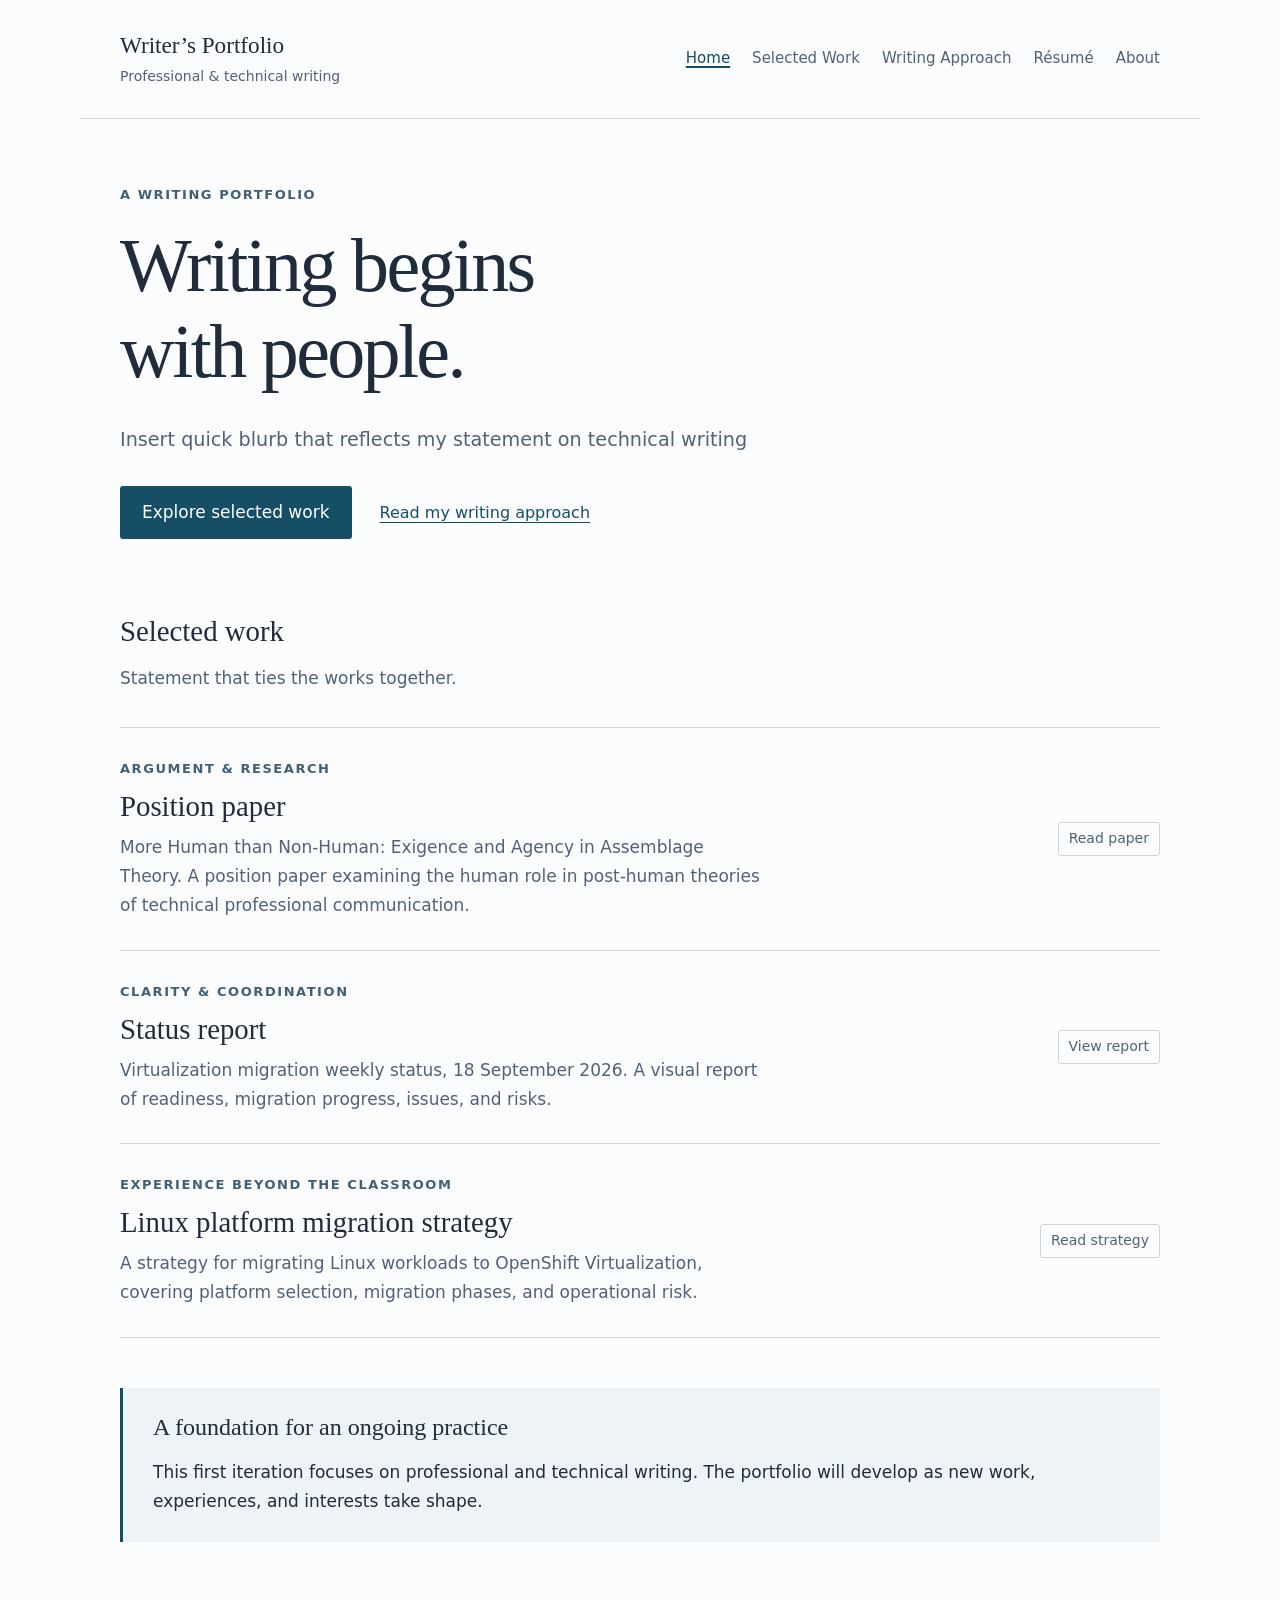
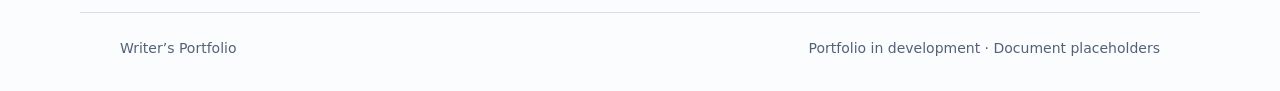
<file: index.html>
<!doctype html>
<html lang="en">
  <head>
    <meta charset="utf-8">
    <meta name="viewport" content="width=device-width, initial-scale=1">
    <meta name="description" content="A developing portfolio of professional and technical writing, with selected work and a human-centered writing approach.">
    <title>Home · Writer’s Portfolio</title>
    <link rel="stylesheet" href="assets/style.css">
  </head>
  <body>
    <a class="skip" href="#main">Skip to content</a>
    <header>
      <a class="brand" href="index.html">Writer’s Portfolio<span>Professional &amp; technical writing</span></a>
      <nav aria-label="Main navigation"><a href="index.html" aria-current="page">Home</a><a href="selected-work.html">Selected Work</a><a href="writing-approach.html">Writing Approach</a><a href="resume.html">Résumé</a><a href="about.html">About</a></nav>
    </header>
    <main id="main">
      <div class="intro">
        <p class="eyebrow">A writing portfolio</p>
        <h1>Writing begins<br>with people.</h1>
        <p class="lede">Insert quick blurb that reflects my statement on technical writing</p>
      </div>
      <div class="actions"><a class="button" href="selected-work.html">Explore selected work</a><a class="text-link" href="writing-approach.html">Read my writing approach</a></div>
      <section>
        <div class="section-heading">
          <h2>Selected work</h2>
          <p>Statement that ties the works together.</p>
        </div>
        <div class="work-list">
          <a class="work-item" href="work/position-paper.html">
            <div>
              <p class="eyebrow">Argument &amp; research</p>
              <h2>Position paper</h2>
              <p>More Human than Non-Human: Exigence and Agency in Assemblage Theory. A position paper examining the human role in post-human theories of technical professional communication.</p>
            </div>
            <span class="tag">Read paper</span>
          </a>
          <a class="work-item" href="work/status-report.html">
            <div>
              <p class="eyebrow">Clarity &amp; coordination</p>
              <h2>Status report</h2>
              <p>Virtualization migration weekly status, 18 September 2026. A visual report of readiness, migration progress, issues, and risks.</p>
            </div>
            <span class="tag">View report</span>
          </a>
          <a class="work-item" href="work/outside-course.html">
            <div>
              <p class="eyebrow">Experience beyond the classroom</p>
              <h2>Linux platform migration strategy</h2>
              <p>A strategy for migrating Linux workloads to OpenShift Virtualization, covering platform selection, migration phases, and operational risk.</p>
            </div>
            <span class="tag">Read strategy</span>
          </a>
        </div>
      </section>
      <section class="note">
        <h2>A foundation for an ongoing practice</h2>
        <p>This first iteration focuses on professional and technical writing. The portfolio will develop as new work, experiences, and interests take shape.</p>
      </section>
    </main>
    <footer><span>Writer’s Portfolio</span><span>Portfolio in development · Document placeholders</span></footer>
  </body>
</html>
</file>
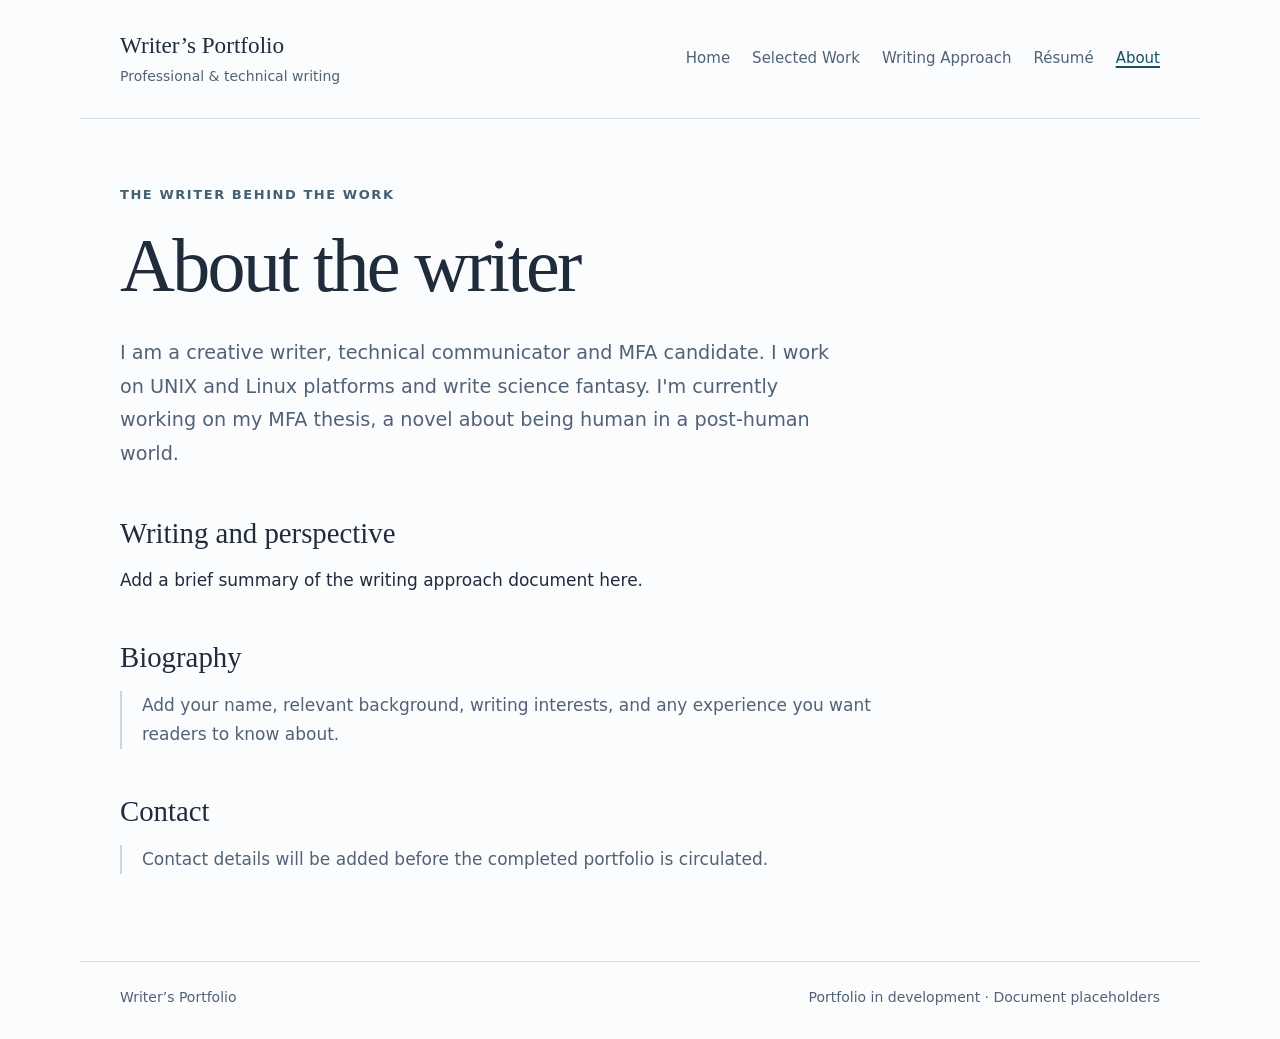
<file: about.html>
<!doctype html>
<html lang="en">
  <head>
    <meta charset="utf-8">
    <meta name="viewport" content="width=device-width, initial-scale=1">
    <meta name="description" content="A developing portfolio of professional and technical writing, with selected work and a human-centered writing approach.">
    <title>About · Writer’s Portfolio</title>
    <link rel="stylesheet" href="assets/style.css">
  </head>
  <body>
    <a class="skip" href="#main">Skip to content</a>
    <header>
      <a class="brand" href="index.html">Writer’s Portfolio<span>Professional &amp; technical writing</span></a>
      <nav aria-label="Main navigation"><a href="index.html">Home</a><a href="selected-work.html">Selected Work</a><a href="writing-approach.html">Writing Approach</a><a href="resume.html">Résumé</a><a href="about.html" aria-current="page">About</a></nav>
    </header>
    <main id="main">
      <div class="intro">
        <p class="eyebrow">The writer behind the work</p>
        <h1>About the writer</h1>
        <p class="lede">I am a creative writer, technical communicator and MFA candidate. I work on UNIX and Linux platforms and write science fantasy. I'm currently working on my MFA thesis, a novel about being human in a post-human world.</p>
      </div>
      <section class="prose">
        <h2>Writing and perspective</h2>
        <p>Add a brief summary of the writing approach document here.</p>
      </section>
      <section class="prose">
        <h2>Biography</h2>
        <p class="placeholder">Add your name, relevant background, writing interests, and any experience you want readers to know about.</p>
      </section>
      <section class="prose">
        <h2>Contact</h2>
        <p class="placeholder">Contact details will be added before the completed portfolio is circulated.</p>
      </section>
    </main>
    <footer><span>Writer’s Portfolio</span><span>Portfolio in development · Document placeholders</span></footer>
  </body>
</html>
</file>
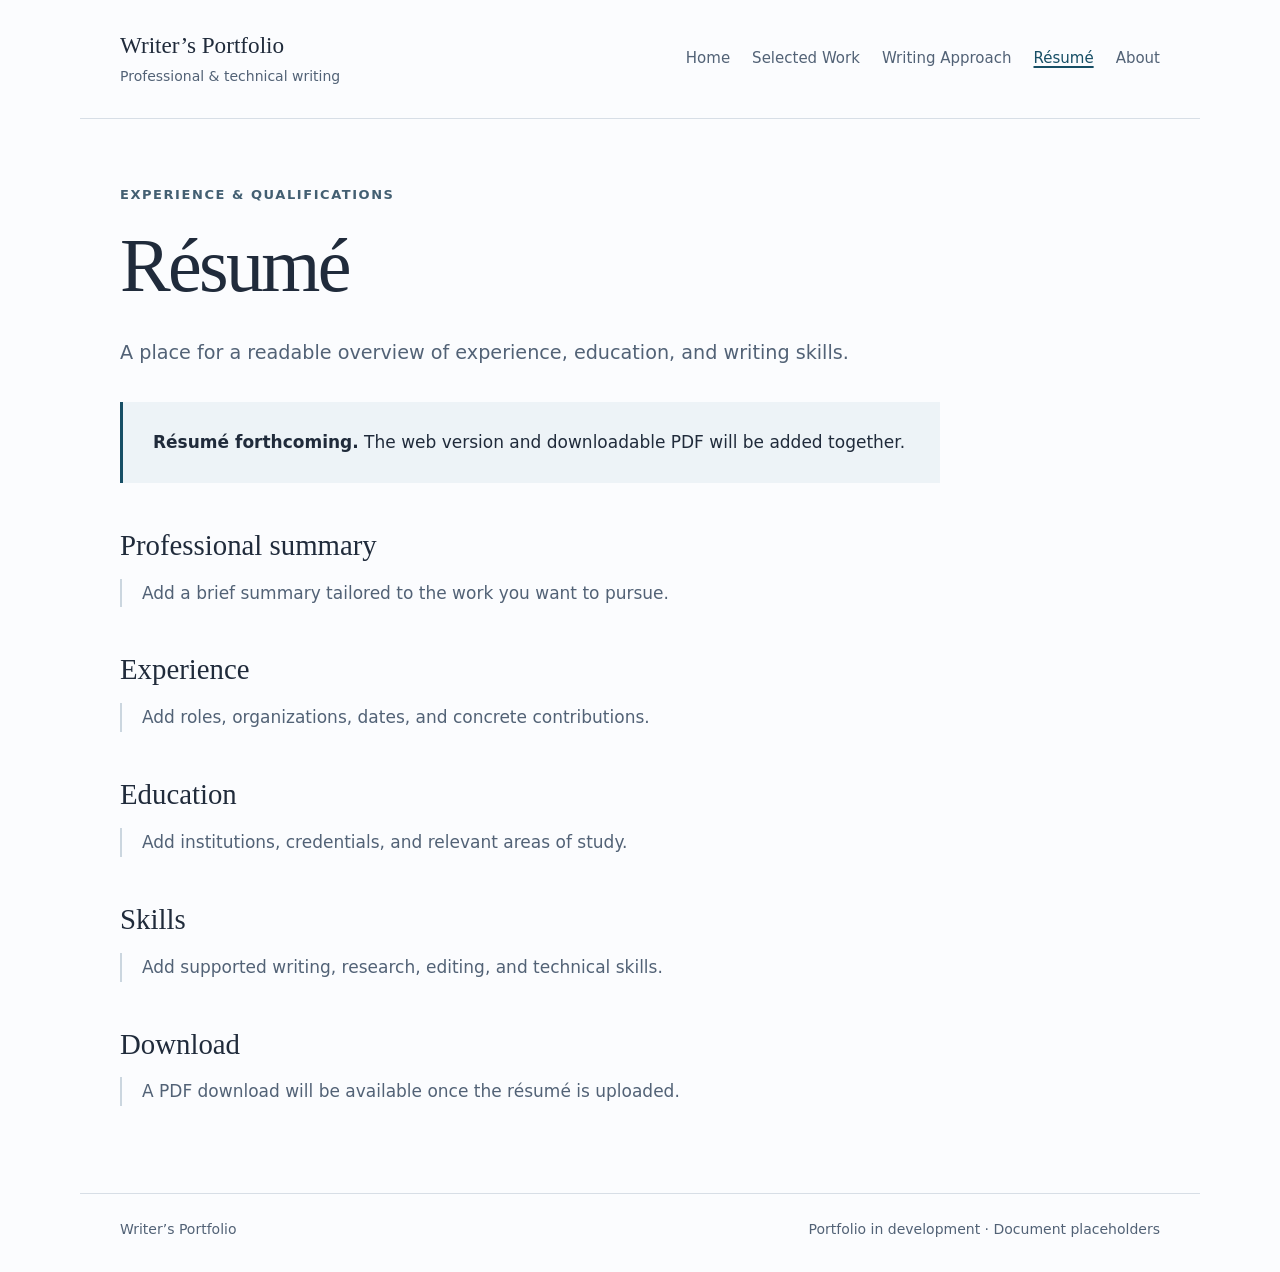
<file: resume.html>
<!doctype html>
<html lang="en">
  <head>
    <meta charset="utf-8">
    <meta name="viewport" content="width=device-width, initial-scale=1">
    <meta name="description" content="A developing portfolio of professional and technical writing, with selected work and a human-centered writing approach.">
    <title>Résumé · Writer’s Portfolio</title>
    <link rel="stylesheet" href="assets/style.css">
  </head>
  <body>
    <a class="skip" href="#main">Skip to content</a>
    <header>
      <a class="brand" href="index.html">Writer’s Portfolio<span>Professional &amp; technical writing</span></a>
      <nav aria-label="Main navigation"><a href="index.html">Home</a><a href="selected-work.html">Selected Work</a><a href="writing-approach.html">Writing Approach</a><a href="resume.html" aria-current="page">Résumé</a><a href="about.html">About</a></nav>
    </header>
    <main id="main">
      <div class="intro">
        <p class="eyebrow">Experience &amp; qualifications</p>
        <h1>Résumé</h1>
        <p class="lede">A place for a readable overview of experience, education, and writing skills.</p>
      </div>
      <div class="notice"><strong>Résumé forthcoming.</strong> The web version and downloadable PDF will be added together.</div>
      <section class="prose">
        <h2>Professional summary</h2>
        <p class="placeholder">Add a brief summary tailored to the work you want to pursue.</p>
      </section>
      <section class="prose">
        <h2>Experience</h2>
        <p class="placeholder">Add roles, organizations, dates, and concrete contributions.</p>
      </section>
      <section class="prose">
        <h2>Education</h2>
        <p class="placeholder">Add institutions, credentials, and relevant areas of study.</p>
      </section>
      <section class="prose">
        <h2>Skills</h2>
        <p class="placeholder">Add supported writing, research, editing, and technical skills.</p>
      </section>
      <section class="prose">
        <h2>Download</h2>
        <p class="placeholder">A PDF download will be available once the résumé is uploaded.</p>
      </section>
    </main>
    <footer><span>Writer’s Portfolio</span><span>Portfolio in development · Document placeholders</span></footer>
  </body>
</html>
</file>
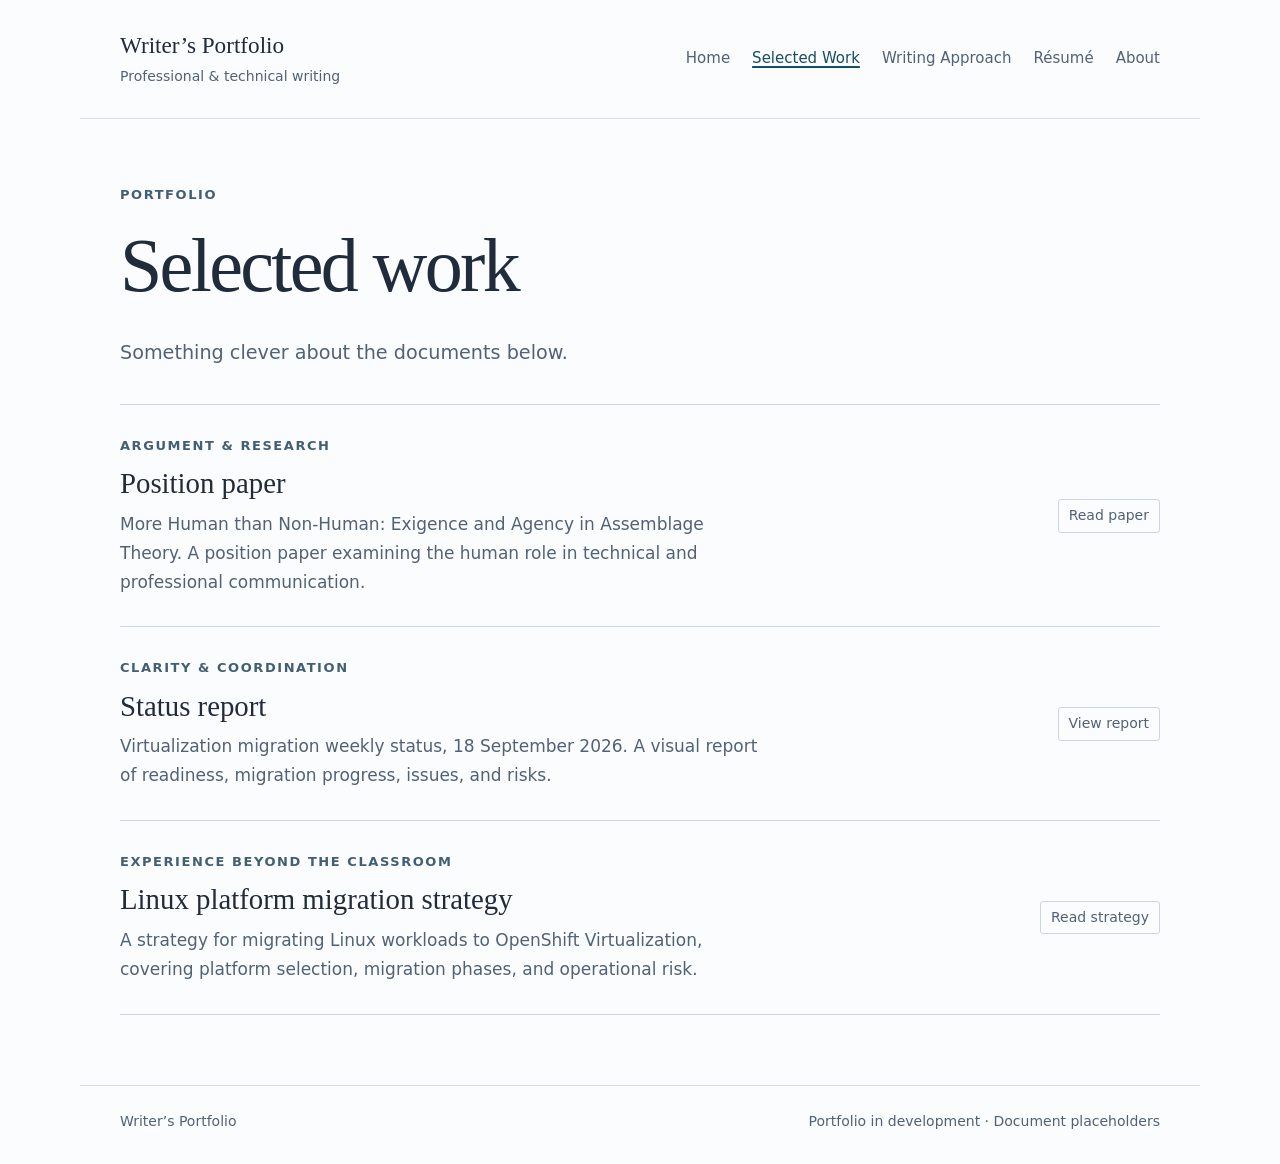
<file: selected-work.html>
<!doctype html>
<html lang="en">
  <head>
    <meta charset="utf-8">
    <meta name="viewport" content="width=device-width, initial-scale=1">
    <meta name="description" content="A developing portfolio of professional and technical writing, with selected work and a human-centered writing approach.">
    <title>Selected Work · Writer’s Portfolio</title>
    <link rel="stylesheet" href="assets/style.css">
  </head>
  <body>
    <a class="skip" href="#main">Skip to content</a>
    <header>
      <a class="brand" href="index.html">Writer’s Portfolio<span>Professional &amp; technical writing</span></a>
      <nav aria-label="Main navigation"><a href="index.html">Home</a><a href="selected-work.html" aria-current="page">Selected Work</a><a href="writing-approach.html">Writing Approach</a><a href="resume.html">Résumé</a><a href="about.html">About</a></nav>
    </header>
    <main id="main">
      <div class="intro">
        <p class="eyebrow">Portfolio</p>
        <h1>Selected work</h1>
        <p class="lede">Something clever about the documents below.</p>
      </div>
      <div class="work-list">
        <a class="work-item" href="work/position-paper.html">
          <div>
            <p class="eyebrow">Argument &amp; research</p>
            <h2>Position paper</h2>
            <p>More Human than Non-Human: Exigence and Agency in Assemblage Theory. A position paper examining the human role in technical and professional communication.</p>
          </div>
          <span class="tag">Read paper</span>
        </a>
        <a class="work-item" href="work/status-report.html">
          <div>
            <p class="eyebrow">Clarity &amp; coordination</p>
            <h2>Status report</h2>
            <p>Virtualization migration weekly status, 18 September 2026. A visual report of readiness, migration progress, issues, and risks.</p>
          </div>
          <span class="tag">View report</span>
        </a>
        <a class="work-item" href="work/outside-course.html">
          <div>
            <p class="eyebrow">Experience beyond the classroom</p>
            <h2>Linux platform migration strategy</h2>
            <p>A strategy for migrating Linux workloads to OpenShift Virtualization, covering platform selection, migration phases, and operational risk.</p>
          </div>
          <span class="tag">Read strategy</span>
        </a>
      </div>
    </main>
    <footer><span>Writer’s Portfolio</span><span>Portfolio in development · Document placeholders</span></footer>
  </body>
</html>
</file>
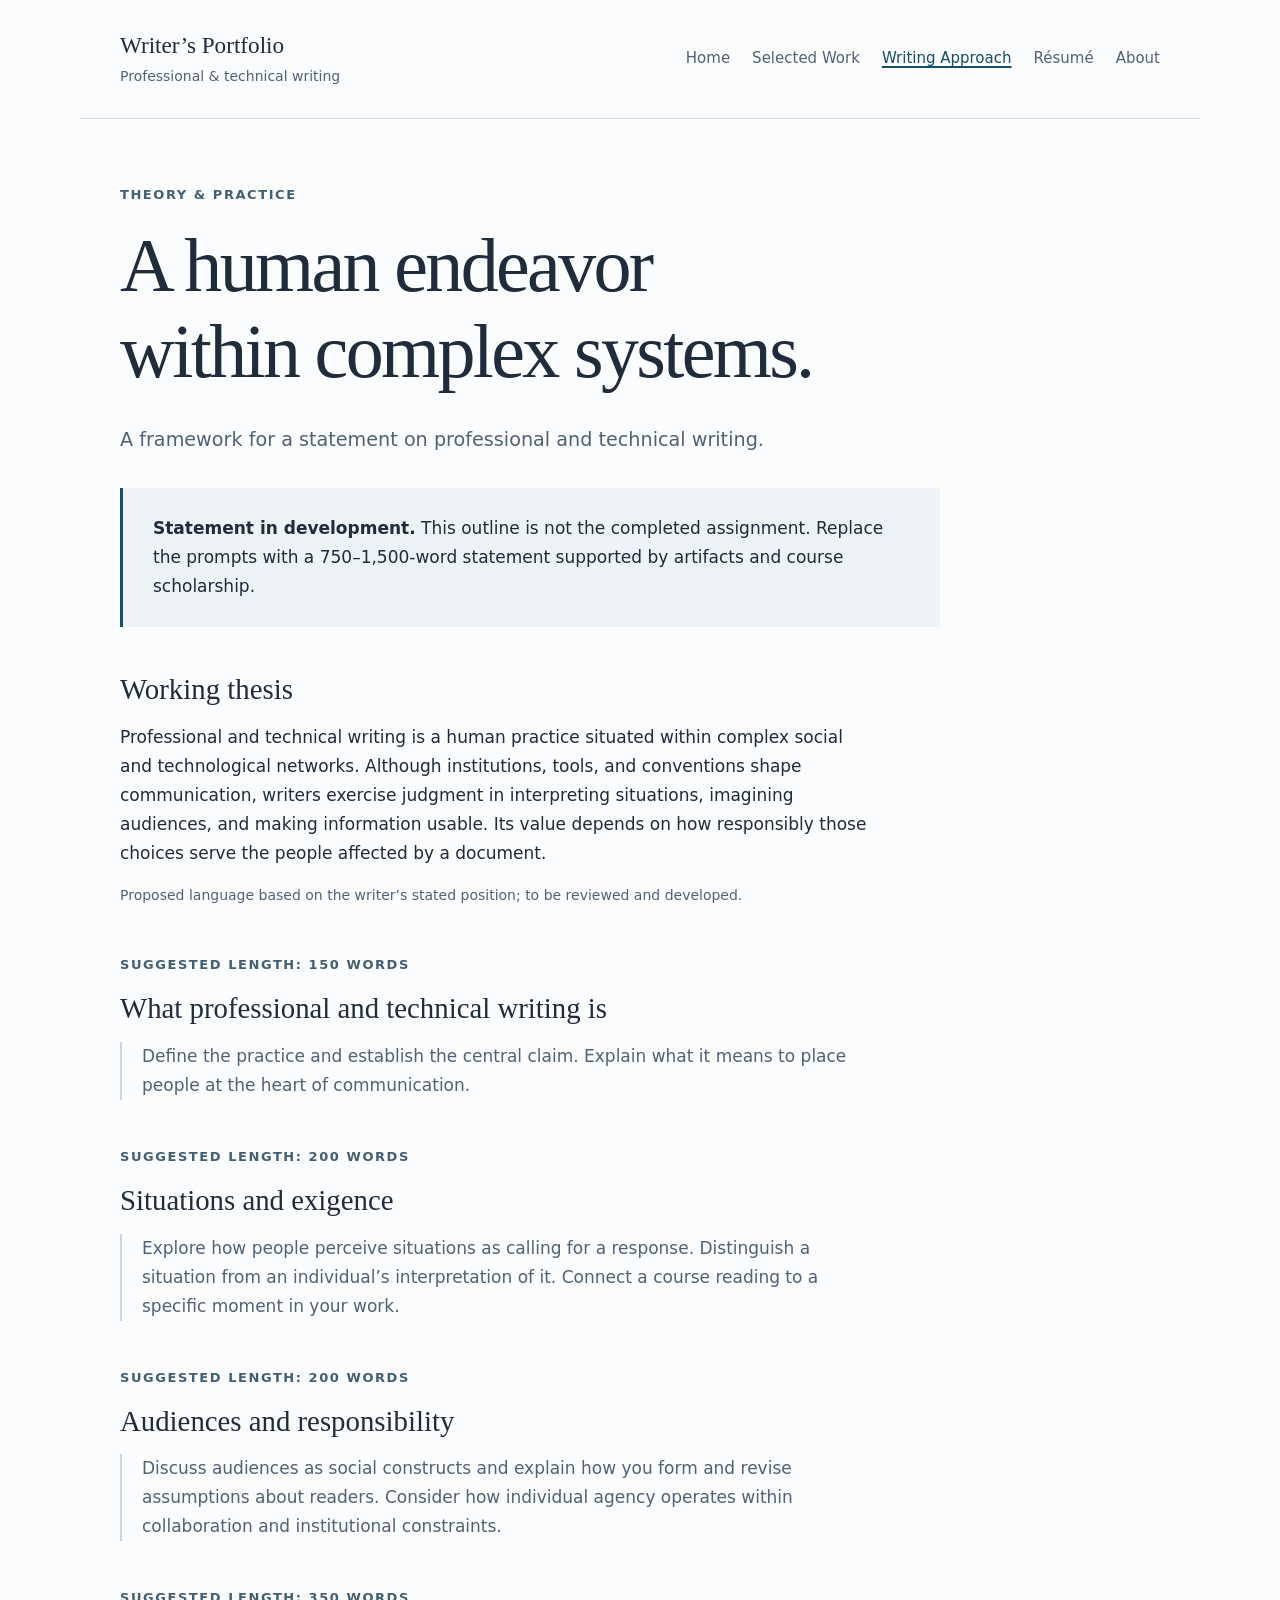
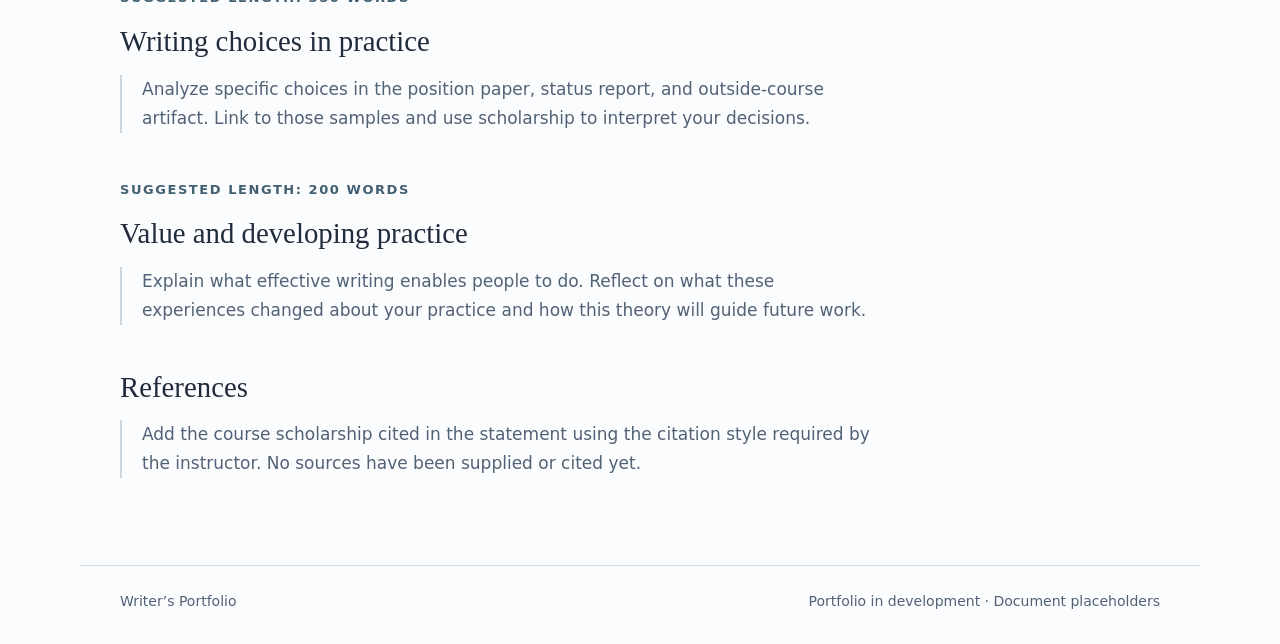
<file: writing-approach.html>
<!doctype html>
<html lang="en">
  <head>
    <meta charset="utf-8">
    <meta name="viewport" content="width=device-width, initial-scale=1">
    <meta name="description" content="A developing portfolio of professional and technical writing, with selected work and a human-centered writing approach.">
    <title>Writing Approach · Writer’s Portfolio</title>
    <link rel="stylesheet" href="assets/style.css">
  </head>
  <body>
    <a class="skip" href="#main">Skip to content</a>
    <header>
      <a class="brand" href="index.html">Writer’s Portfolio<span>Professional &amp; technical writing</span></a>
      <nav aria-label="Main navigation"><a href="index.html">Home</a><a href="selected-work.html">Selected Work</a><a href="writing-approach.html" aria-current="page">Writing Approach</a><a href="resume.html">Résumé</a><a href="about.html">About</a></nav>
    </header>
    <main id="main">
      <div class="intro">
        <p class="eyebrow">Theory &amp; practice</p>
        <h1>A human endeavor<br>within complex systems.</h1>
        <p class="lede">A framework for a statement on professional and technical writing.</p>
      </div>
      <div class="notice"><strong>Statement in development.</strong> This outline is not the completed assignment. Replace the prompts with a 750–1,500-word statement supported by artifacts and course scholarship.</div>
      <section class="prose">
        <h2>Working thesis</h2>
        <p>Professional and technical writing is a human practice situated within complex social and technological networks. Although institutions, tools, and conventions shape communication, writers exercise judgment in interpreting situations, imagining audiences, and making information usable. Its value depends on how responsibly those choices serve the people affected by a document.</p>
        <p class="caption">Proposed language based on the writer’s stated position; to be reviewed and developed.</p>
      </section>
      <section class="prose">
        <p class="eyebrow">Suggested length: 150 words</p>
        <h2>What professional and technical writing is</h2>
        <p class="placeholder">Define the practice and establish the central claim. Explain what it means to place people at the heart of communication.</p>
      </section>
      <section class="prose">
        <p class="eyebrow">Suggested length: 200 words</p>
        <h2>Situations and exigence</h2>
        <p class="placeholder">Explore how people perceive situations as calling for a response. Distinguish a situation from an individual’s interpretation of it. Connect a course reading to a specific moment in your work.</p>
      </section>
      <section class="prose">
        <p class="eyebrow">Suggested length: 200 words</p>
        <h2>Audiences and responsibility</h2>
        <p class="placeholder">Discuss audiences as social constructs and explain how you form and revise assumptions about readers. Consider how individual agency operates within collaboration and institutional constraints.</p>
      </section>
      <section class="prose">
        <p class="eyebrow">Suggested length: 350 words</p>
        <h2>Writing choices in practice</h2>
        <p class="placeholder">Analyze specific choices in the position paper, status report, and outside-course artifact. Link to those samples and use scholarship to interpret your decisions.</p>
      </section>
      <section class="prose">
        <p class="eyebrow">Suggested length: 200 words</p>
        <h2>Value and developing practice</h2>
        <p class="placeholder">Explain what effective writing enables people to do. Reflect on what these experiences changed about your practice and how this theory will guide future work.</p>
      </section>
      <section class="prose">
        <h2>References</h2>
        <p class="placeholder">Add the course scholarship cited in the statement using the citation style required by the instructor. No sources have been supplied or cited yet.</p>
      </section>
    </main>
    <footer><span>Writer’s Portfolio</span><span>Portfolio in development · Document placeholders</span></footer>
  </body>
</html>
</file>
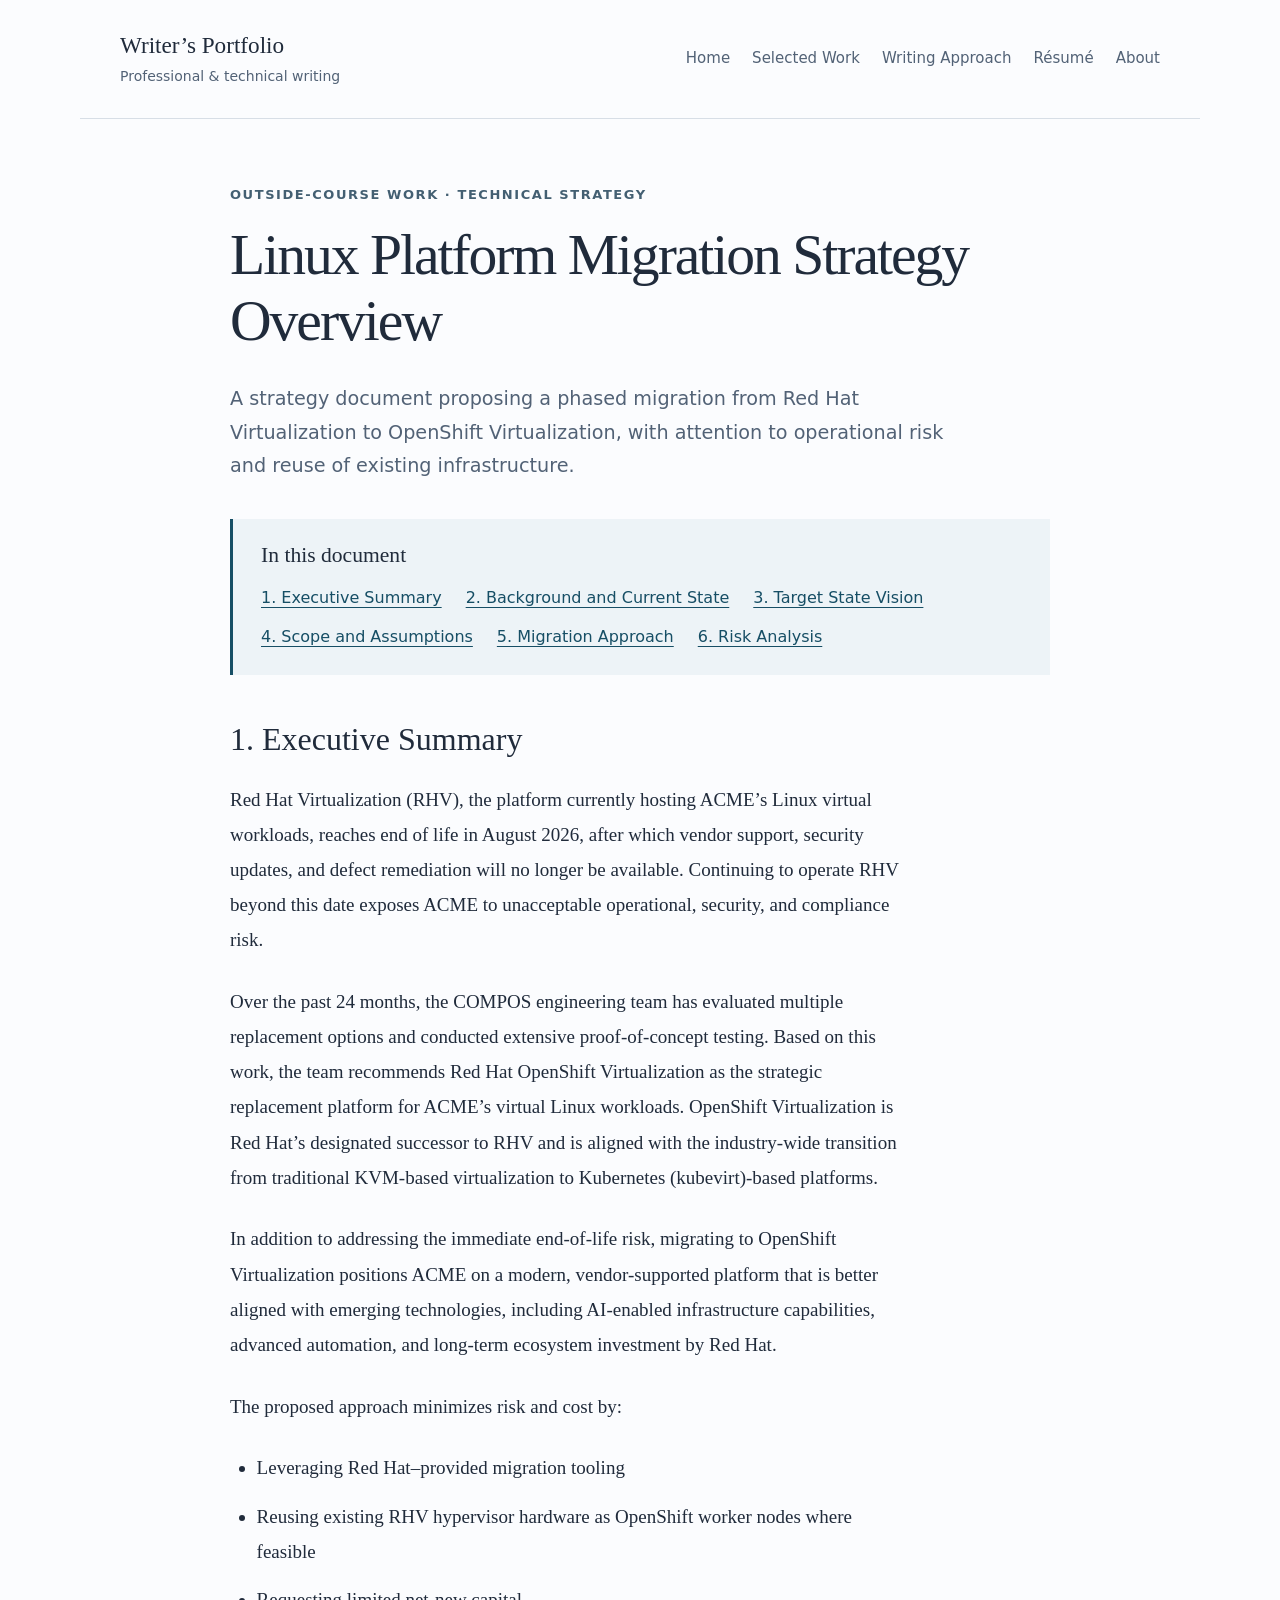
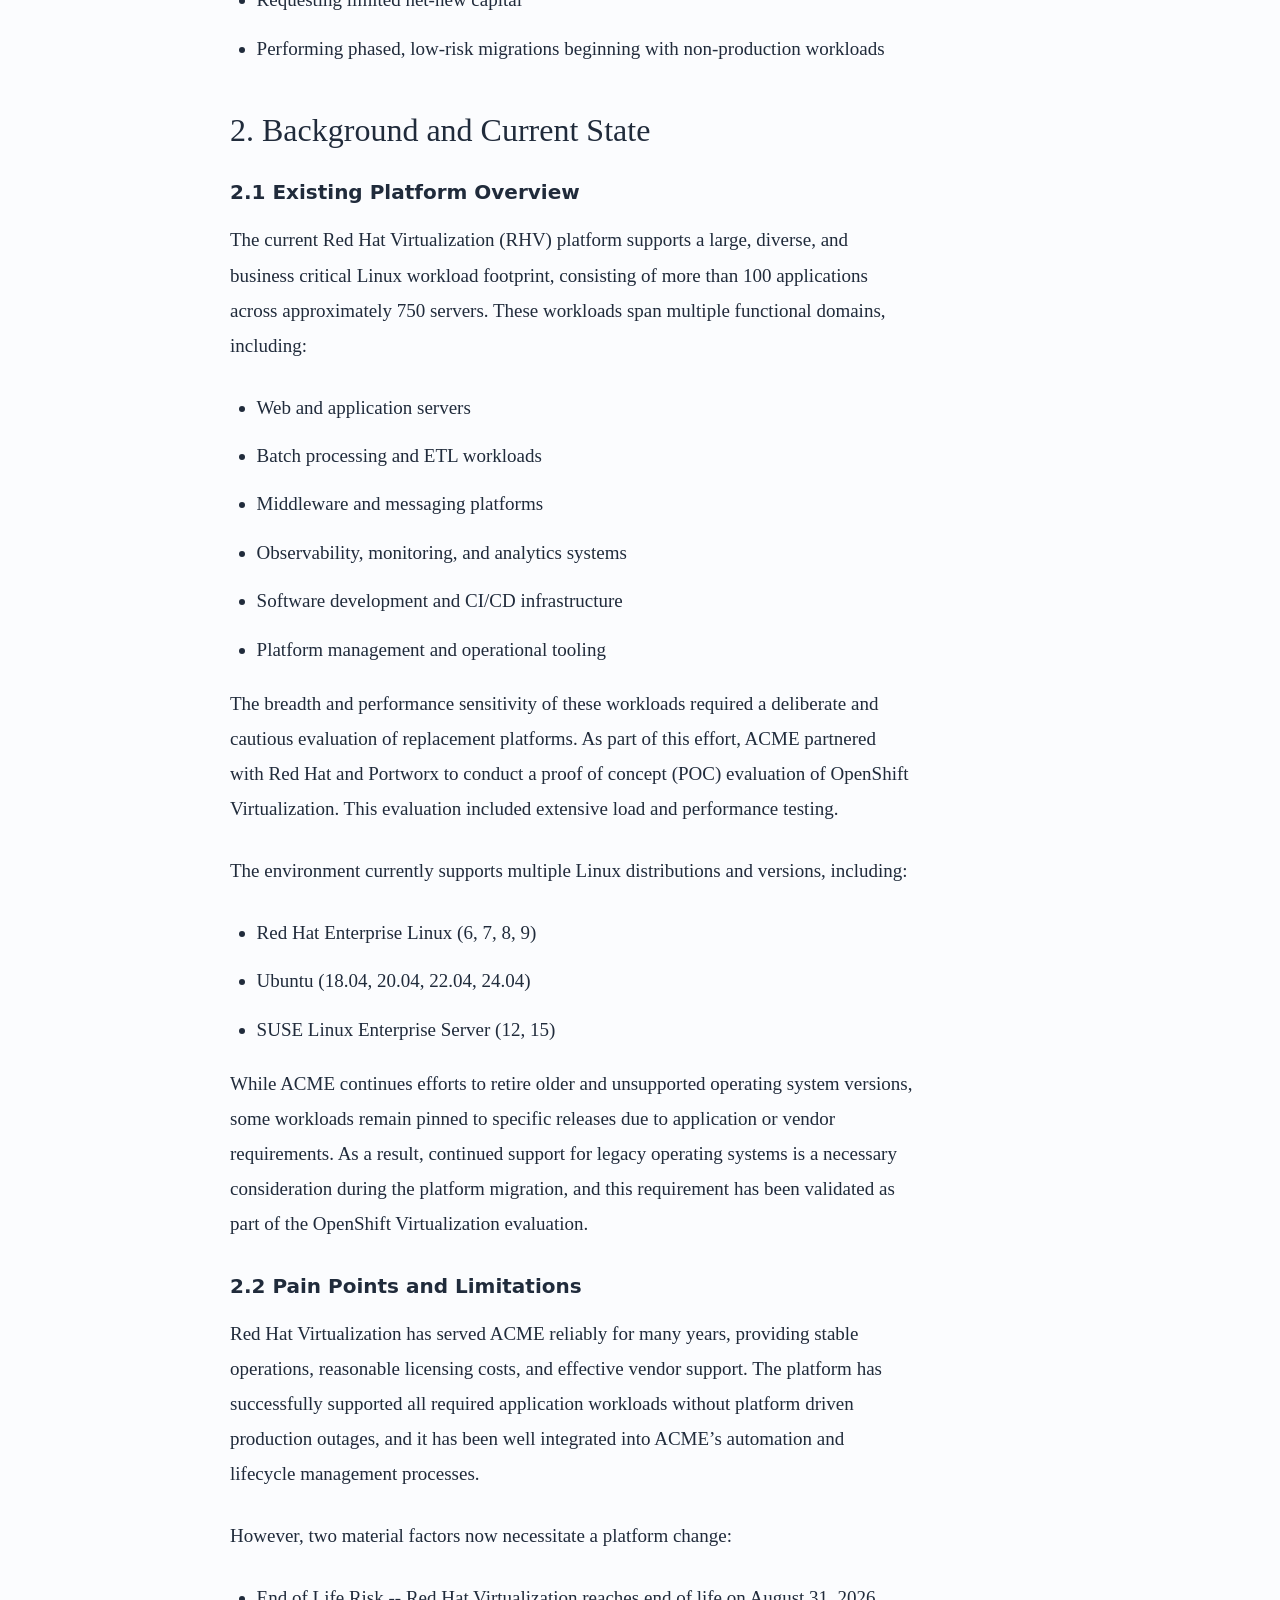
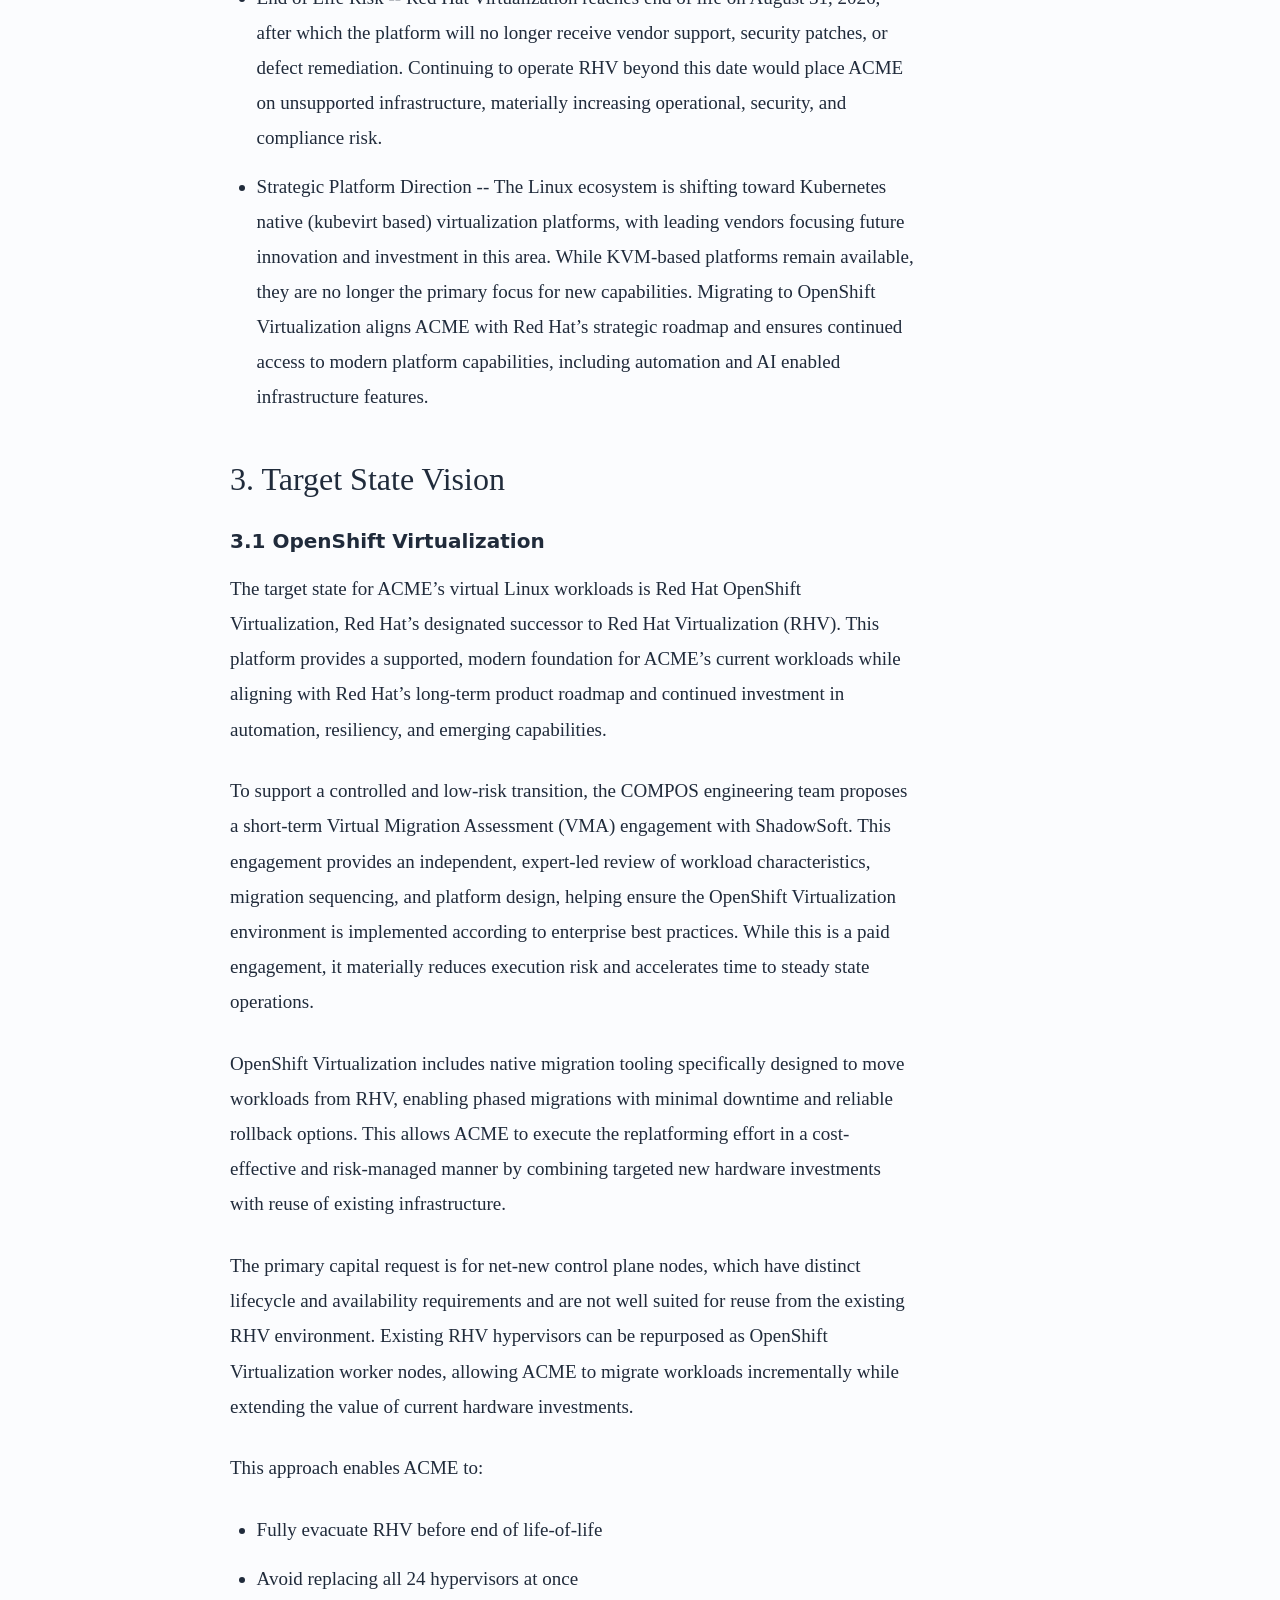
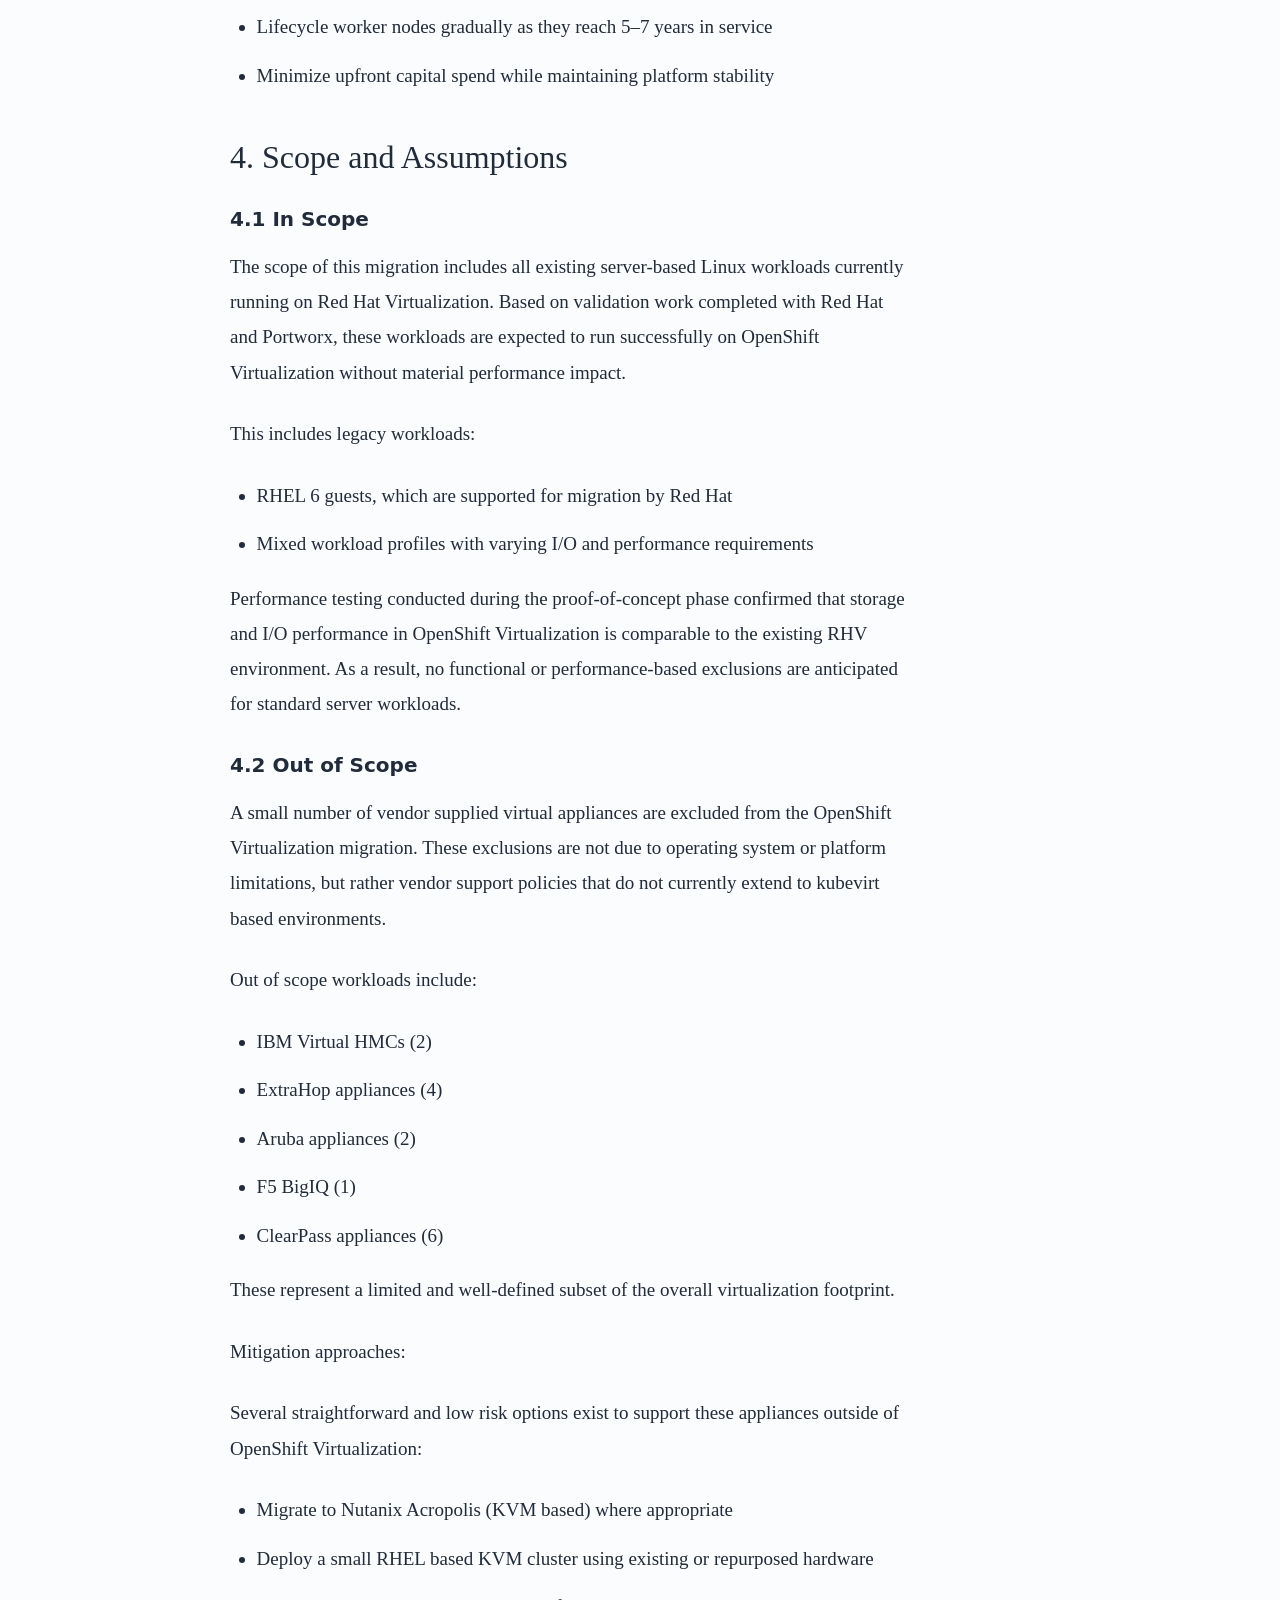
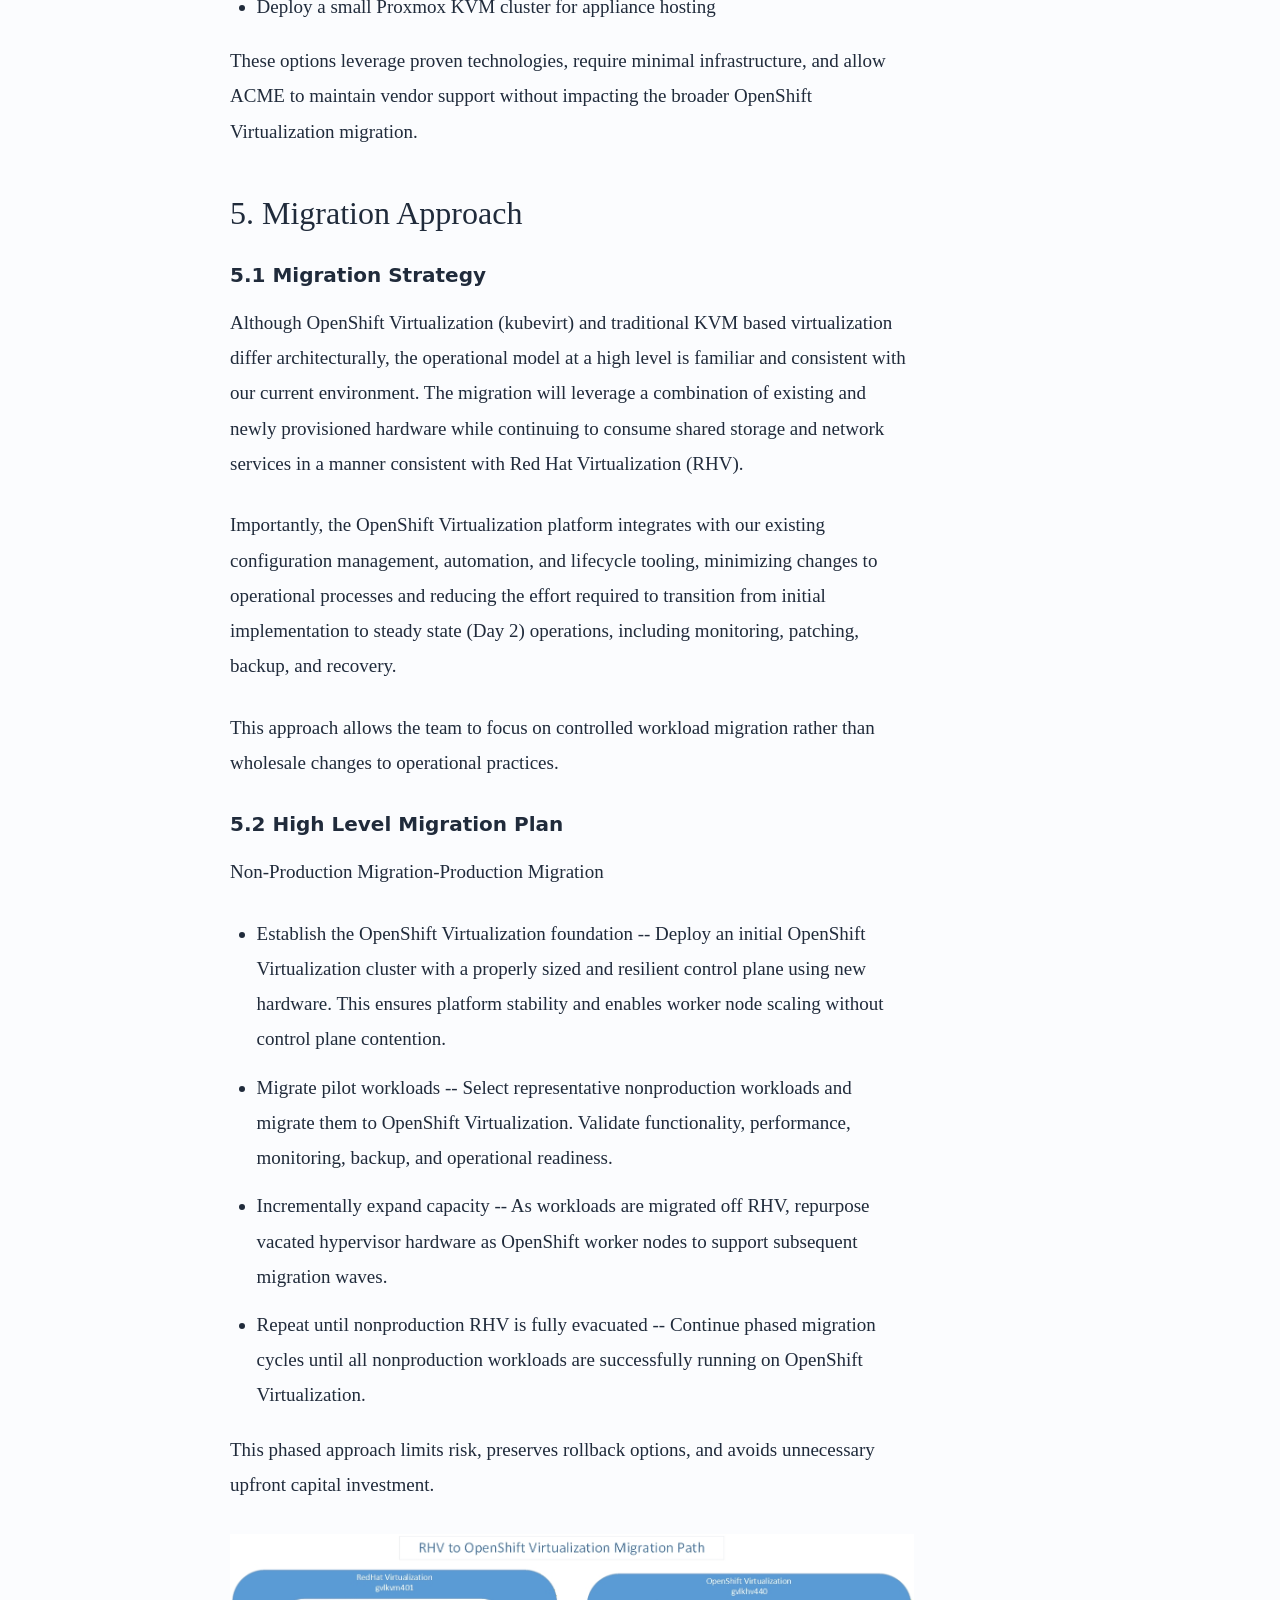
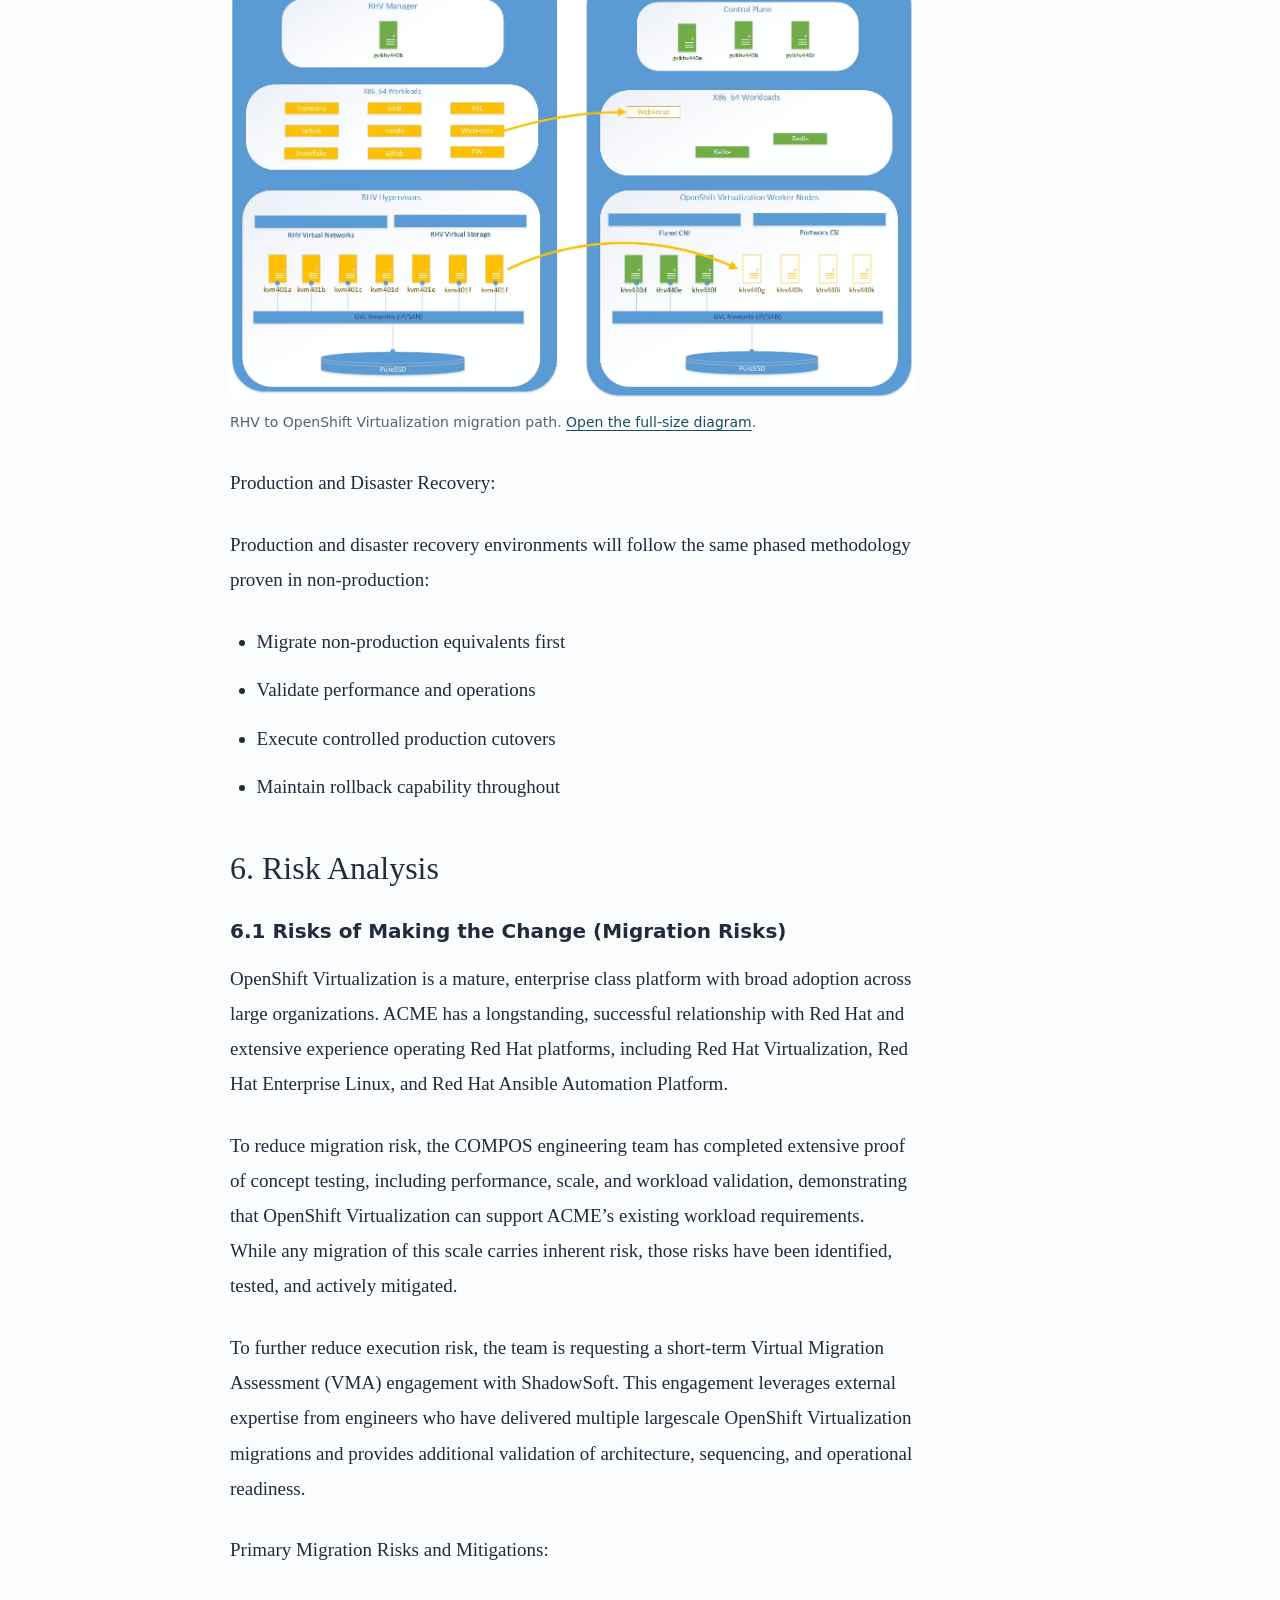
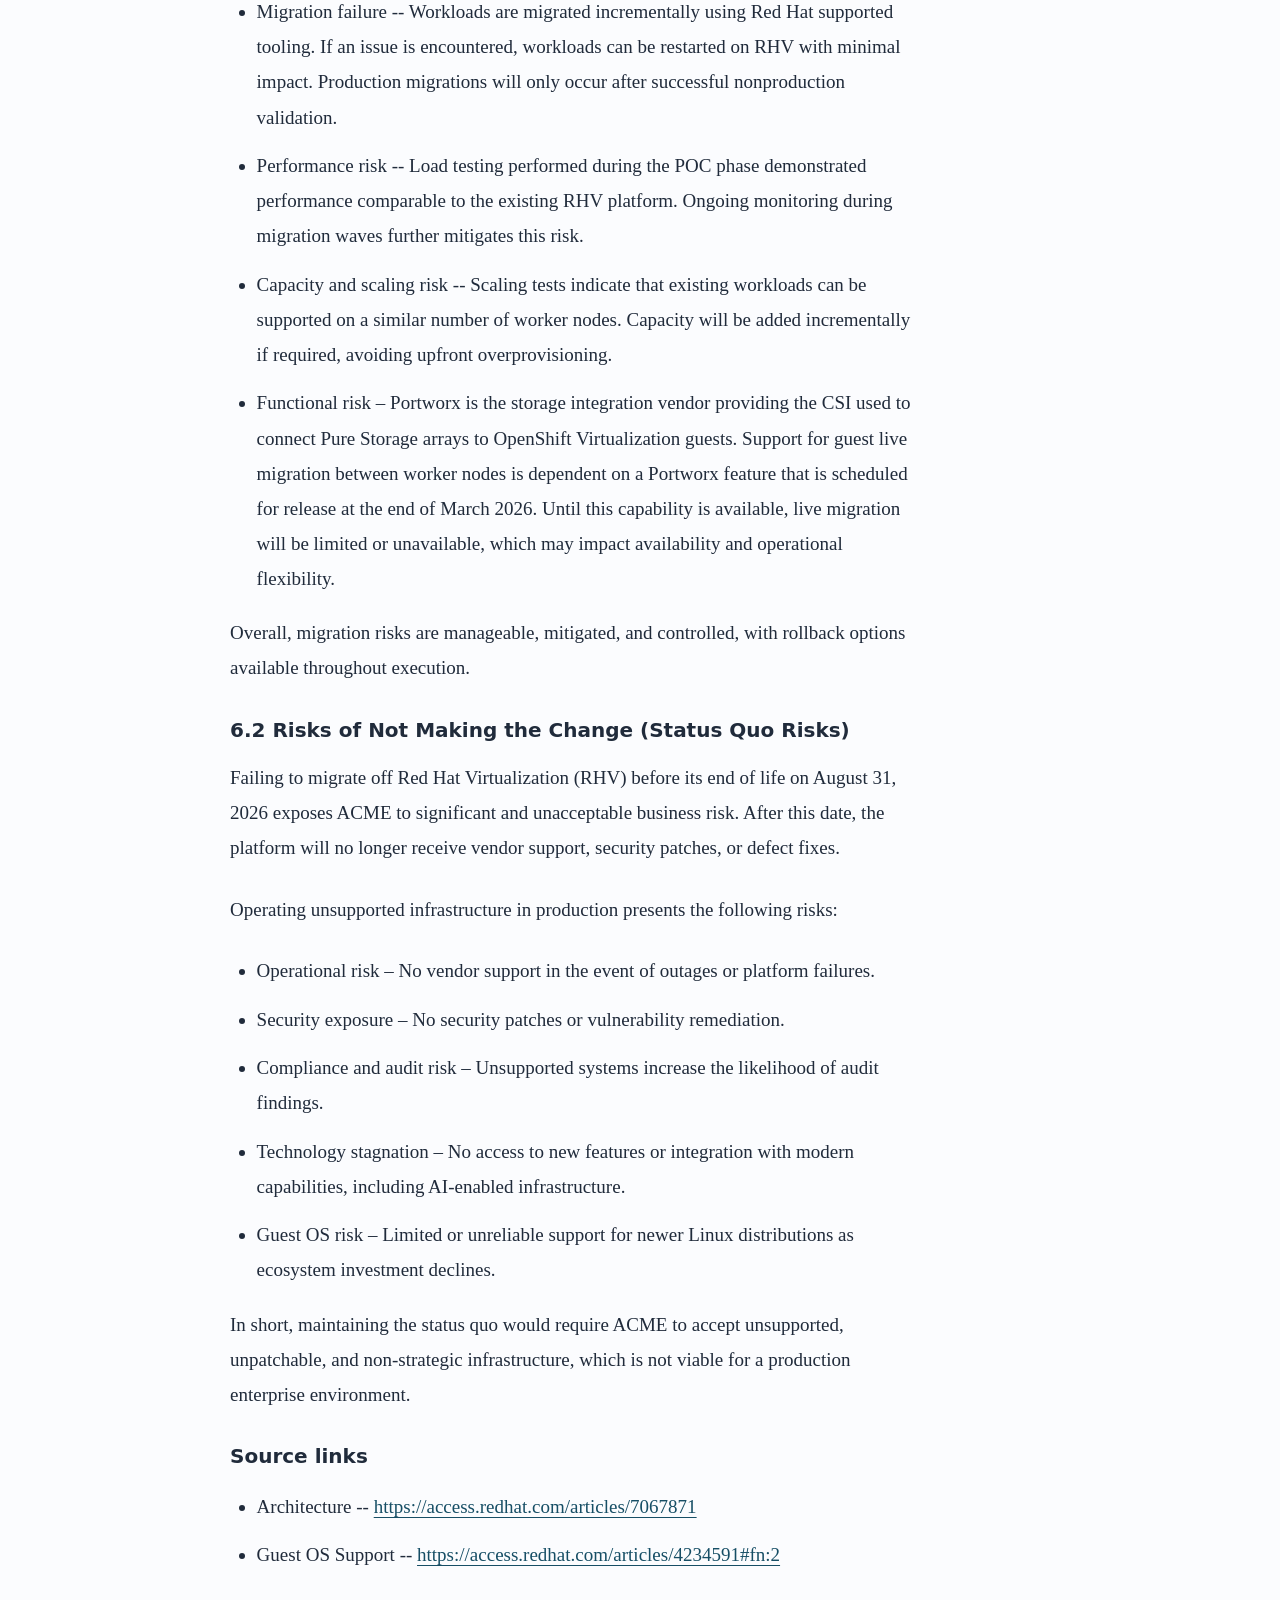
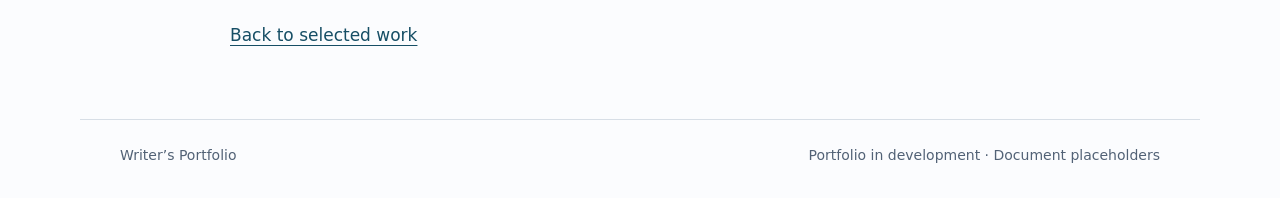
<file: work/outside-course.html>
<!doctype html>
<html lang="en">
  <head>
    <meta charset="utf-8">
    <meta name="viewport" content="width=device-width, initial-scale=1">
    <meta name="description" content="A developing portfolio of professional and technical writing, with selected work and a human-centered writing approach.">
    <title>Linux Platform Migration Strategy Overview · Writer’s Portfolio</title>
    <link rel="stylesheet" href="../assets/style.css">
    <style>.paper-body h3{font:600 1.25rem/1.4 system-ui,sans-serif;margin:30px 0 16px}.paper-body ul{padding-left:1.4em}.paper-body li{margin:0 0 .7em}.paper-body a{overflow-wrap:anywhere}.migration-figure{margin:32px 0}.migration-figure img{width:100%;height:auto;display:block}.migration-figure figcaption{font: .875rem/1.6 system-ui,sans-serif;color:#526276;margin-top:12px}</style>
  </head>
  <body>
    <a class="skip" href="#main">Skip to content</a>
    <header>
      <a class="brand" href="../index.html">Writer’s Portfolio<span>Professional &amp; technical writing</span></a>
      <nav aria-label="Main navigation"><a href="../index.html">Home</a><a href="../selected-work.html">Selected Work</a><a href="../writing-approach.html">Writing Approach</a><a href="../resume.html">Résumé</a><a href="../about.html">About</a></nav>
    </header>
    <main id="main">
      <article class="paper" aria-labelledby="strategy-title">
        <div class="intro">
          <p class="eyebrow">Outside-course work · Technical strategy</p>
          <h1 id="strategy-title">Linux Platform Migration Strategy Overview</h1>
          <p class="lede">A strategy document proposing a phased migration from Red Hat Virtualization to OpenShift Virtualization, with attention to operational risk and reuse of existing infrastructure.</p>
        </div>
        <nav class="paper-contents" aria-label="Document contents">
          <h2>In this document</h2>
          <ul>
            <li><a href="#section-1">1. Executive Summary</a></li>
            <li><a href="#section-2">2. Background and Current State</a></li>
            <li><a href="#section-3">3. Target State Vision</a></li>
            <li><a href="#section-4">4. Scope and Assumptions</a></li>
            <li><a href="#section-5">5. Migration Approach</a></li>
            <li><a href="#section-6">6. Risk Analysis</a></li>
          </ul>
        </nav>
        <div class="paper-body">
          <section id="section-1">
            <h2>1. Executive Summary</h2>
            <p>Red Hat Virtualization (RHV), the platform currently hosting ACME’s Linux virtual workloads, reaches end of life in August 2026, after which vendor support, security updates, and defect remediation will no longer be available. Continuing to operate RHV beyond this date exposes ACME to unacceptable operational, security, and compliance risk.</p>
            <p>Over the past 24 months, the COMPOS engineering team has evaluated multiple replacement options and conducted extensive proof-of-concept testing. Based on this work, the team recommends Red Hat OpenShift Virtualization as the strategic replacement platform for ACME’s virtual Linux workloads. OpenShift Virtualization is Red Hat’s designated successor to RHV and is aligned with the industry-wide transition from traditional KVM-based virtualization to Kubernetes (kubevirt)-based platforms.</p>
            <p>In addition to addressing the immediate end-of-life risk, migrating to OpenShift Virtualization positions ACME on a modern, vendor-supported platform that is better aligned with emerging technologies, including AI-enabled infrastructure capabilities, advanced automation, and long-term ecosystem investment by Red Hat.</p>
            <p>The proposed approach minimizes risk and cost by:</p>
            <ul>
              <li>Leveraging Red Hat–provided migration tooling</li>
              <li>Reusing existing RHV hypervisor hardware as OpenShift worker nodes where feasible</li>
              <li>Requesting limited net-new capital</li>
              <li>Performing phased, low-risk migrations beginning with non-production workloads</li>
            </ul>
          </section>
          <section id="section-2">
            <h2>2. Background and Current State</h2>
            <h3>2.1 Existing Platform Overview</h3>
            <p>The current Red Hat Virtualization (RHV) platform supports a large, diverse, and business critical Linux workload footprint, consisting of more than 100 applications across approximately 750 servers. These workloads span multiple functional domains, including:</p>
            <ul>
              <li>Web and application servers</li>
              <li>Batch processing and ETL workloads</li>
              <li>Middleware and messaging platforms</li>
              <li>Observability, monitoring, and analytics systems</li>
              <li>Software development and CI/CD infrastructure</li>
              <li>Platform management and operational tooling</li>
            </ul>
            <p>The breadth and performance sensitivity of these workloads required a deliberate and cautious evaluation of replacement platforms. As part of this effort, ACME partnered with Red Hat and Portworx to conduct a proof of concept (POC) evaluation of OpenShift Virtualization. This evaluation included extensive load and performance testing.</p>
            <p>The environment currently supports multiple Linux distributions and versions, including:</p>
            <ul>
              <li>Red Hat Enterprise Linux (6, 7, 8, 9)</li>
              <li>Ubuntu (18.04, 20.04, 22.04, 24.04)</li>
              <li>SUSE Linux Enterprise Server (12, 15)</li>
            </ul>
            <p>While ACME continues efforts to retire older and unsupported operating system versions, some workloads remain pinned to specific releases due to application or vendor requirements. As a result, continued support for legacy operating systems is a necessary consideration during the platform migration, and this requirement has been validated as part of the OpenShift Virtualization evaluation.</p>
            <h3>2.2 Pain Points and Limitations</h3>
            <p>Red Hat Virtualization has served ACME reliably for many years, providing stable operations, reasonable licensing costs, and effective vendor support. The platform has successfully supported all required application workloads without platform driven production outages, and it has been well integrated into ACME’s automation and lifecycle management processes.</p>
            <p>However, two material factors now necessitate a platform change:</p>
            <ul>
              <li>End of Life Risk -- Red Hat Virtualization reaches end of life on August 31, 2026, after which the platform will no longer receive vendor support, security patches, or defect remediation. Continuing to operate RHV beyond this date would place ACME on unsupported infrastructure, materially increasing operational, security, and compliance risk.</li>
              <li>Strategic Platform Direction -- The Linux ecosystem is shifting toward Kubernetes native (kubevirt based) virtualization platforms, with leading vendors focusing future innovation and investment in this area. While KVM-based platforms remain available, they are no longer the primary focus for new capabilities. Migrating to OpenShift Virtualization aligns ACME with Red Hat’s strategic roadmap and ensures continued access to modern platform capabilities, including automation and AI enabled infrastructure features.</li>
            </ul>
          </section>
          <section id="section-3">
            <h2>3. Target State Vision</h2>
            <h3>3.1 OpenShift Virtualization</h3>
            <p>The target state for ACME’s virtual Linux workloads is Red Hat OpenShift Virtualization, Red Hat’s designated successor to Red Hat Virtualization (RHV). This platform provides a supported, modern foundation for ACME’s current workloads while aligning with Red Hat’s long‑term product roadmap and continued investment in automation, resiliency, and emerging capabilities.</p>
            <p>To support a controlled and low-risk transition, the COMPOS engineering team proposes a short-term Virtual Migration Assessment (VMA) engagement with ShadowSoft. This engagement provides an independent, expert-led review of workload characteristics, migration sequencing, and platform design, helping ensure the OpenShift Virtualization environment is implemented according to enterprise best practices. While this is a paid engagement, it materially reduces execution risk and accelerates time to steady state operations.</p>
            <p>OpenShift Virtualization includes native migration tooling specifically designed to move workloads from RHV, enabling phased migrations with minimal downtime and reliable rollback options. This allows ACME to execute the replatforming effort in a cost-effective and risk-managed manner by combining targeted new hardware investments with reuse of existing infrastructure.</p>
            <p>The primary capital request is for net-new control plane nodes, which have distinct lifecycle and availability requirements and are not well suited for reuse from the existing RHV environment. Existing RHV hypervisors can be repurposed as OpenShift Virtualization worker nodes, allowing ACME to migrate workloads incrementally while extending the value of current hardware investments.</p>
            <p>This approach enables ACME to:</p>
            <ul>
              <li>Fully evacuate RHV before end of life‑of‑life</li>
              <li>Avoid replacing all 24 hypervisors at once</li>
              <li>Lifecycle worker nodes gradually as they reach 5–7 years in service</li>
              <li>Minimize upfront capital spend while maintaining platform stability</li>
            </ul>
          </section>
          <section id="section-4">
            <h2>4. Scope and Assumptions</h2>
            <h3>4.1 In Scope</h3>
            <p>The scope of this migration includes all existing server-based Linux workloads currently running on Red Hat Virtualization. Based on validation work completed with Red Hat and Portworx, these workloads are expected to run successfully on OpenShift Virtualization without material performance impact.</p>
            <p>This includes legacy workloads:</p>
            <ul>
              <li>RHEL 6 guests, which are supported for migration by Red Hat</li>
              <li>Mixed workload profiles with varying I/O and performance requirements</li>
            </ul>
            <p>Performance testing conducted during the proof-of-concept phase confirmed that storage and I/O performance in OpenShift Virtualization is comparable to the existing RHV environment. As a result, no functional or performance-based exclusions are anticipated for standard server workloads.</p>
            <h3>4.2 Out of Scope</h3>
            <p>A small number of vendor supplied virtual appliances are excluded from the OpenShift Virtualization migration. These exclusions are not due to operating system or platform limitations, but rather vendor support policies that do not currently extend to kubevirt based environments.</p>
            <p>Out of scope workloads include:</p>
            <ul>
              <li>IBM Virtual HMCs (2)</li>
              <li>ExtraHop appliances (4)</li>
              <li>Aruba appliances (2)</li>
              <li>F5 BigIQ (1)</li>
              <li>ClearPass appliances (6)</li>
            </ul>
            <p>These represent a limited and well-defined subset of the overall virtualization footprint.</p>
            <p>Mitigation approaches:</p>
            <p>Several straightforward and low risk options exist to support these appliances outside of OpenShift Virtualization:</p>
            <ul>
              <li>Migrate to Nutanix Acropolis (KVM based) where appropriate</li>
              <li>Deploy a small RHEL based KVM cluster using existing or repurposed hardware</li>
              <li>Deploy a small Proxmox KVM cluster for appliance hosting</li>
            </ul>
            <p>These options leverage proven technologies, require minimal infrastructure, and allow ACME to maintain vendor support without impacting the broader OpenShift Virtualization migration.</p>
          </section>
          <section id="section-5">
            <h2>5. Migration Approach</h2>
            <h3>5.1 Migration Strategy</h3>
            <p>Although OpenShift Virtualization (kubevirt) and traditional KVM based virtualization differ architecturally, the operational model at a high level is familiar and consistent with our current environment. The migration will leverage a combination of existing and newly provisioned hardware while continuing to consume shared storage and network services in a manner consistent with Red Hat Virtualization (RHV).</p>
            <p>Importantly, the OpenShift Virtualization platform integrates with our existing configuration management, automation, and lifecycle tooling, minimizing changes to operational processes and reducing the effort required to transition from initial implementation to steady state (Day 2) operations, including monitoring, patching, backup, and recovery.</p>
            <p>This approach allows the team to focus on controlled workload migration rather than wholesale changes to operational practices.</p>
            <h3>5.2 High Level Migration Plan</h3>
            <p>Non-Production Migration‑Production Migration</p>
            <ul>
              <li>Establish the OpenShift Virtualization foundation -- Deploy an initial OpenShift Virtualization cluster with a properly sized and resilient control plane using new hardware. This ensures platform stability and enables worker node scaling without control plane contention.</li>
              <li>Migrate pilot workloads -- Select representative nonproduction workloads and migrate them to OpenShift Virtualization. Validate functionality, performance, monitoring, backup, and operational readiness.</li>
              <li>Incrementally expand capacity -- As workloads are migrated off RHV, repurpose vacated hypervisor hardware as OpenShift worker nodes to support subsequent migration waves.</li>
              <li>Repeat until nonproduction RHV is fully evacuated -- Continue phased migration cycles until all nonproduction workloads are successfully running on OpenShift Virtualization.</li>
            </ul>
            <p>This phased approach limits risk, preserves rollback options, and avoids unnecessary upfront capital investment.</p>
            <figure class="migration-figure">
              <a href="../assets/migration-path.jpg">
                <img src="../assets/migration-path.jpg" width="1455" height="989" alt="RHV to OpenShift Virtualization migration path. Workloads move from RHV to OpenShift while vacated hypervisors become OpenShift worker nodes. Both platforms connect to shared network and PureSSD storage.">
              </a>
              <figcaption>RHV to OpenShift Virtualization migration path. <a href="../assets/migration-path.jpg">Open the full-size diagram</a>.</figcaption>
            </figure>
            <p>Production and Disaster Recovery:</p>
            <p>Production and disaster recovery environments will follow the same phased methodology proven in non‑production:</p>
            <ul>
              <li>Migrate non‑production equivalents first</li>
              <li>Validate performance and operations</li>
              <li>Execute controlled production cutovers</li>
              <li>Maintain rollback capability throughout</li>
            </ul>
          </section>
          <section id="section-6">
            <h2>6. Risk Analysis</h2>
            <h3>6.1 Risks of Making the Change (Migration Risks)</h3>
            <p>OpenShift Virtualization is a mature, enterprise class platform with broad adoption across large organizations. ACME has a longstanding, successful relationship with Red Hat and extensive experience operating Red Hat platforms, including Red Hat Virtualization, Red Hat Enterprise Linux, and Red Hat Ansible Automation Platform.</p>
            <p>To reduce migration risk, the COMPOS engineering team has completed extensive proof of concept testing, including performance, scale, and workload validation, demonstrating that OpenShift Virtualization can support ACME’s existing workload requirements. While any migration of this scale carries inherent risk, those risks have been identified, tested, and actively mitigated.</p>
            <p>To further reduce execution risk, the team is requesting a short-term Virtual Migration Assessment (VMA) engagement with ShadowSoft. This engagement leverages external expertise from engineers who have delivered multiple largescale OpenShift Virtualization migrations and provides additional validation of architecture, sequencing, and operational readiness.</p>
            <p>Primary Migration Risks and Mitigations:</p>
            <ul>
              <li>Migration failure -- Workloads are migrated incrementally using Red Hat supported tooling. If an issue is encountered, workloads can be restarted on RHV with minimal impact. Production migrations will only occur after successful nonproduction validation.</li>
              <li>Performance risk -- Load testing performed during the POC phase demonstrated performance comparable to the existing RHV platform. Ongoing monitoring during migration waves further mitigates this risk.</li>
              <li>Capacity and scaling risk -- Scaling tests indicate that existing workloads can be supported on a similar number of worker nodes. Capacity will be added incrementally if required, avoiding upfront overprovisioning.</li>
              <li>Functional risk – Portworx is the storage integration vendor providing the CSI used to connect Pure Storage arrays to OpenShift Virtualization guests. Support for guest live migration between worker nodes is dependent on a Portworx feature that is scheduled for release at the end of March 2026. Until this capability is available, live migration will be limited or unavailable, which may impact availability and operational flexibility.</li>
            </ul>
            <p>Overall, migration risks are manageable, mitigated, and controlled, with rollback options available throughout execution.</p>
            <h3>6.2 Risks of Not Making the Change (Status Quo Risks)</h3>
            <p>Failing to migrate off Red Hat Virtualization (RHV) before its end of life on August 31, 2026 exposes ACME to significant and unacceptable business risk. After this date, the platform will no longer receive vendor support, security patches, or defect fixes.</p>
            <p>Operating unsupported infrastructure in production presents the following risks:</p>
            <ul>
              <li>Operational risk – No vendor support in the event of outages or platform failures.</li>
              <li>Security exposure – No security patches or vulnerability remediation.</li>
              <li>Compliance and audit risk – Unsupported systems increase the likelihood of audit findings.</li>
              <li>Technology stagnation – No access to new features or integration with modern capabilities, including AI‑enabled infrastructure.</li>
              <li>Guest OS risk – Limited or unreliable support for newer Linux distributions as ecosystem investment declines.</li>
            </ul>
            <p>In short, maintaining the status quo would require ACME to accept unsupported, unpatchable, and non‑strategic infrastructure, which is not viable for a production enterprise environment.</p>
            <h3>Source links</h3>
            <ul>
              <li>Architecture -- <a href="https://access.redhat.com/articles/7067871">https://access.redhat.com/articles/7067871</a></li>
              <li>Guest OS Support -- <a href="https://access.redhat.com/articles/4234591#fn:2">https://access.redhat.com/articles/4234591#fn:2</a></li>
            </ul>
          </section>
        </div>
      </article>
      <p class="back-link"><a href="../selected-work.html">Back to selected work</a></p>
    </main>
    <footer><span>Writer’s Portfolio</span><span>Portfolio in development · Document placeholders</span></footer>
  </body>
</html>
</file>
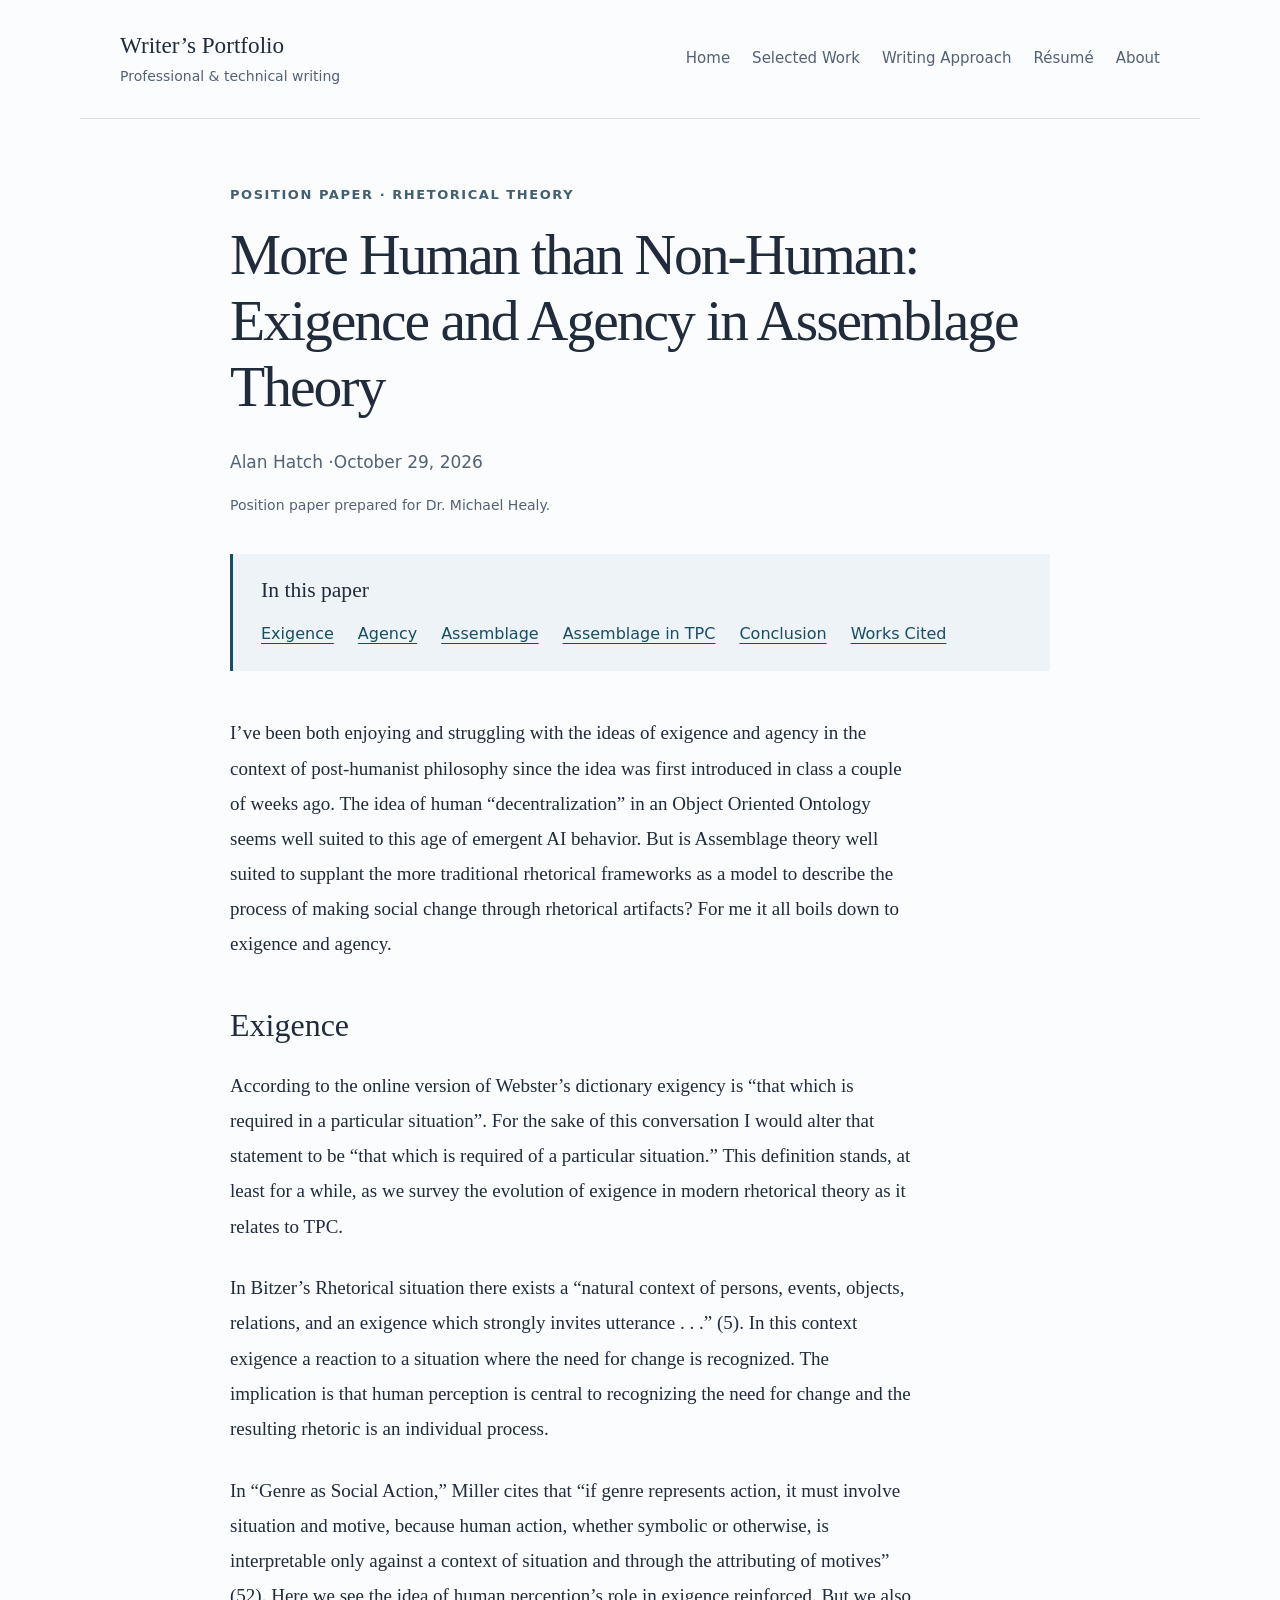
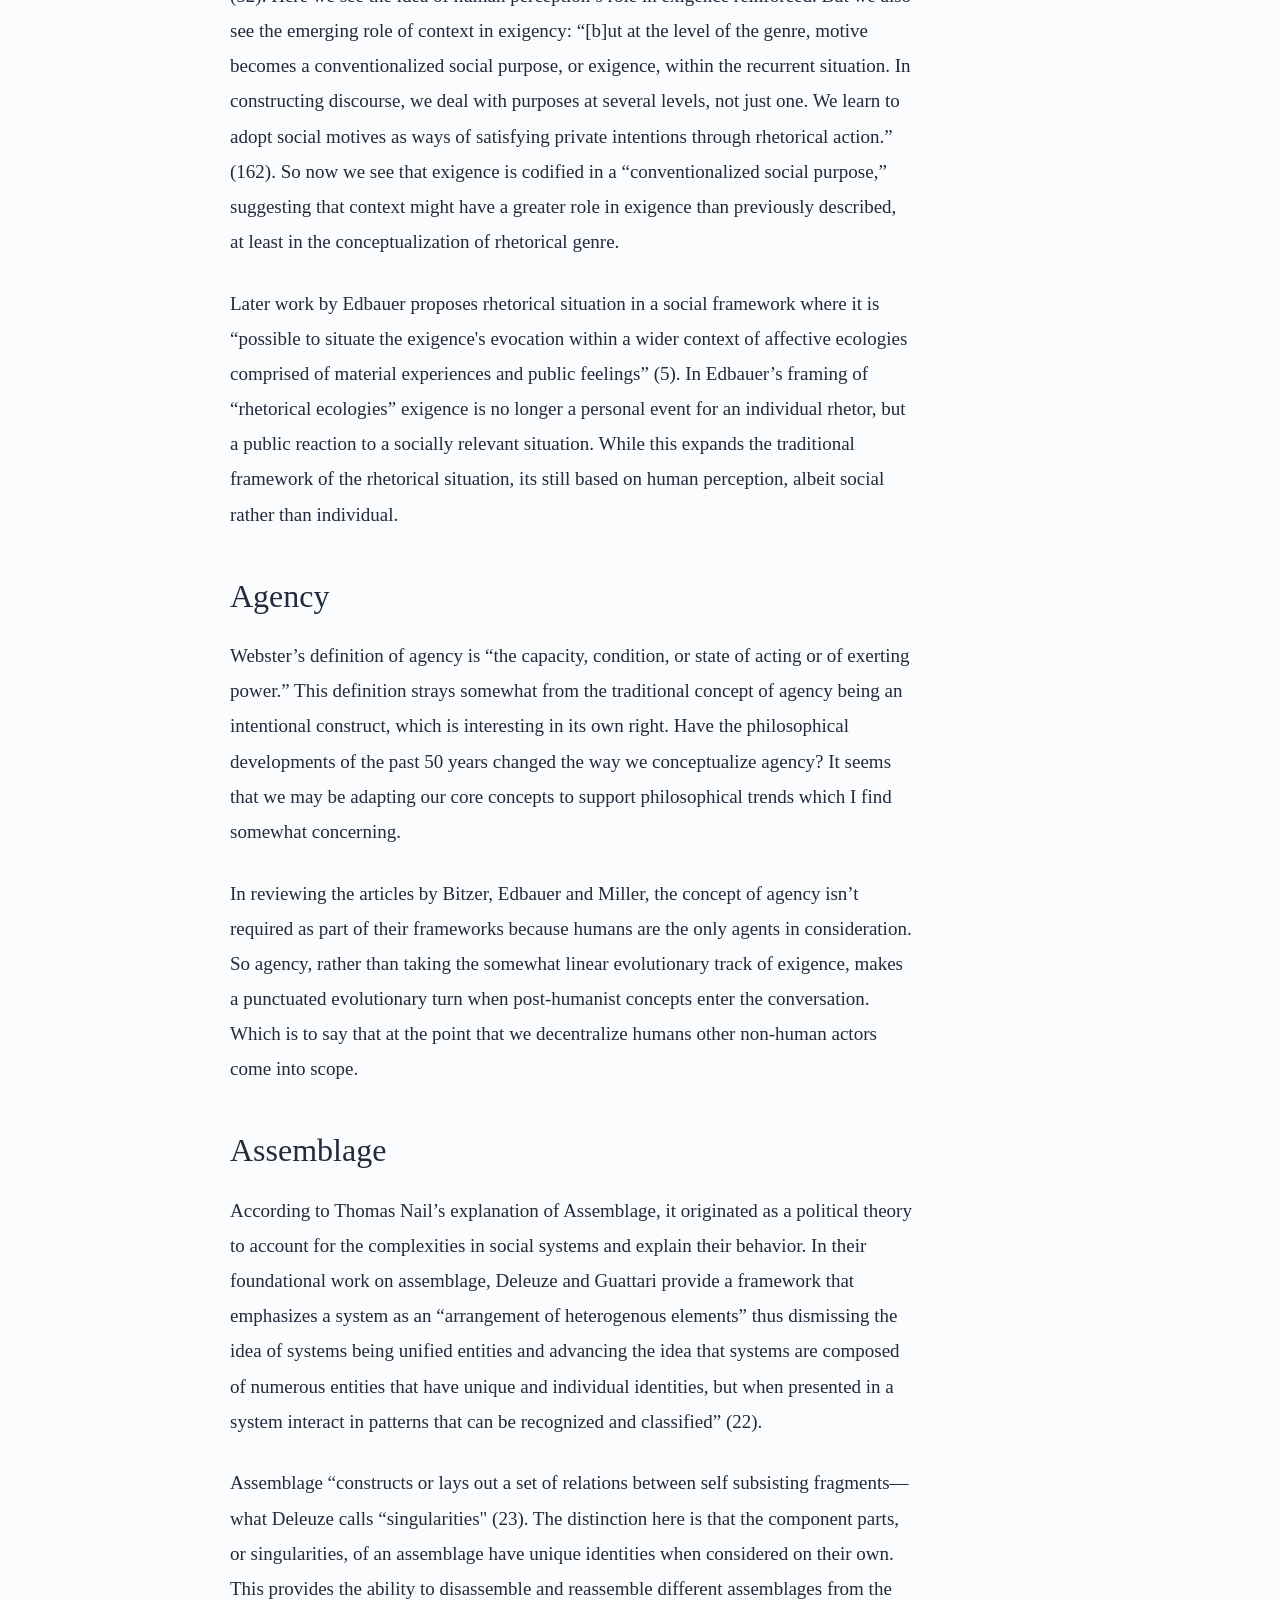
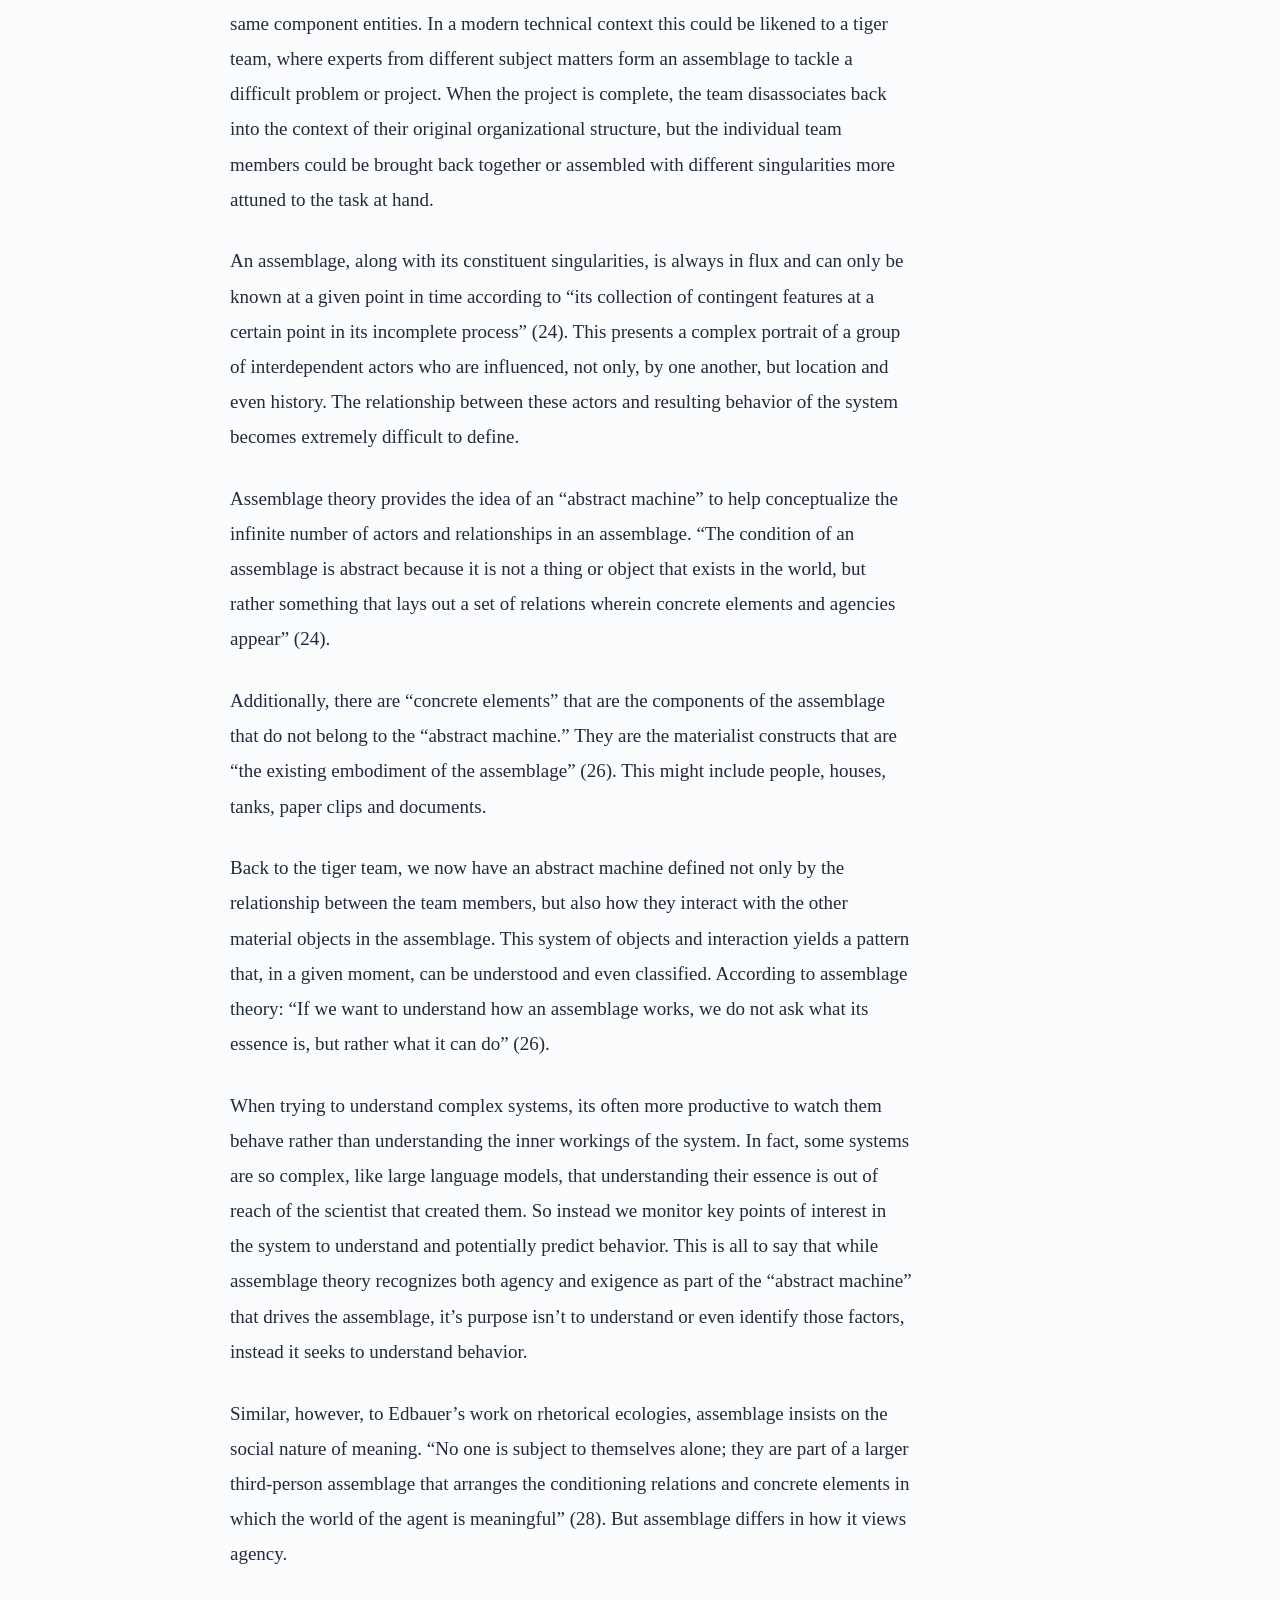
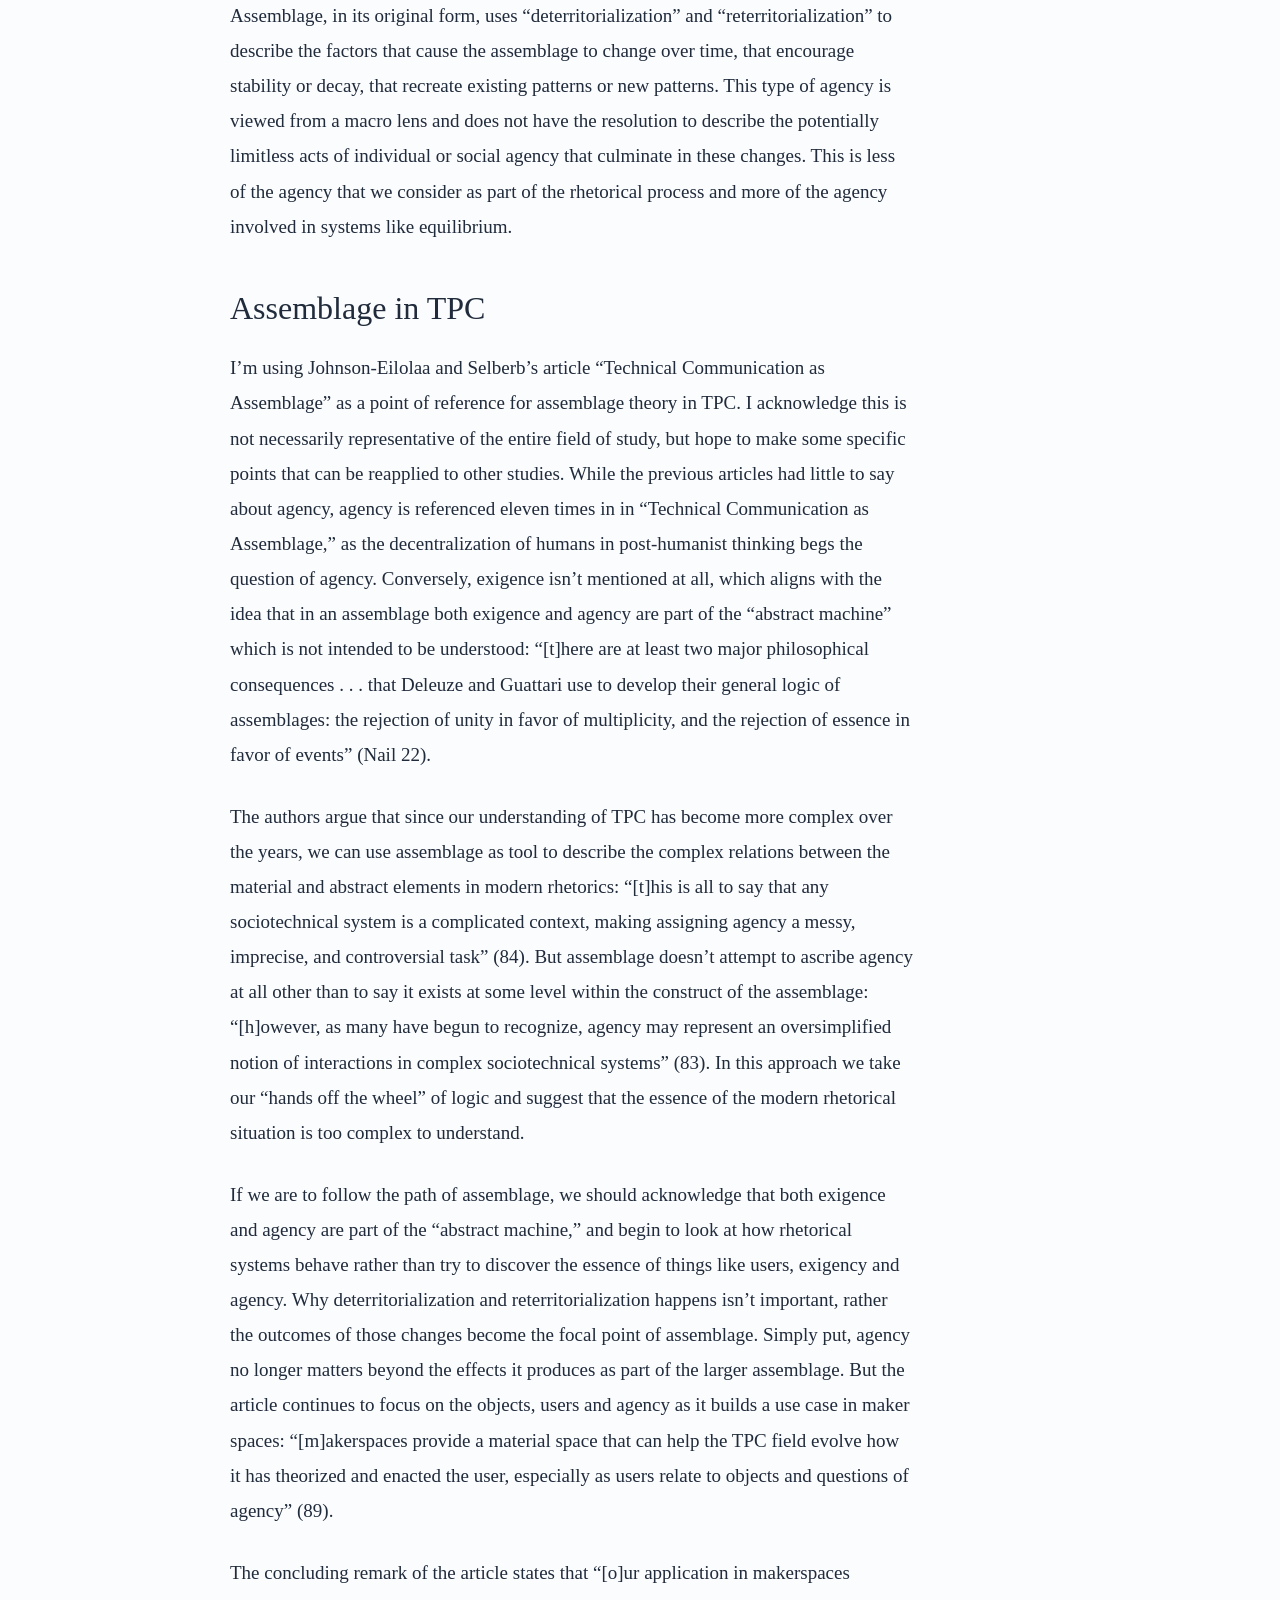
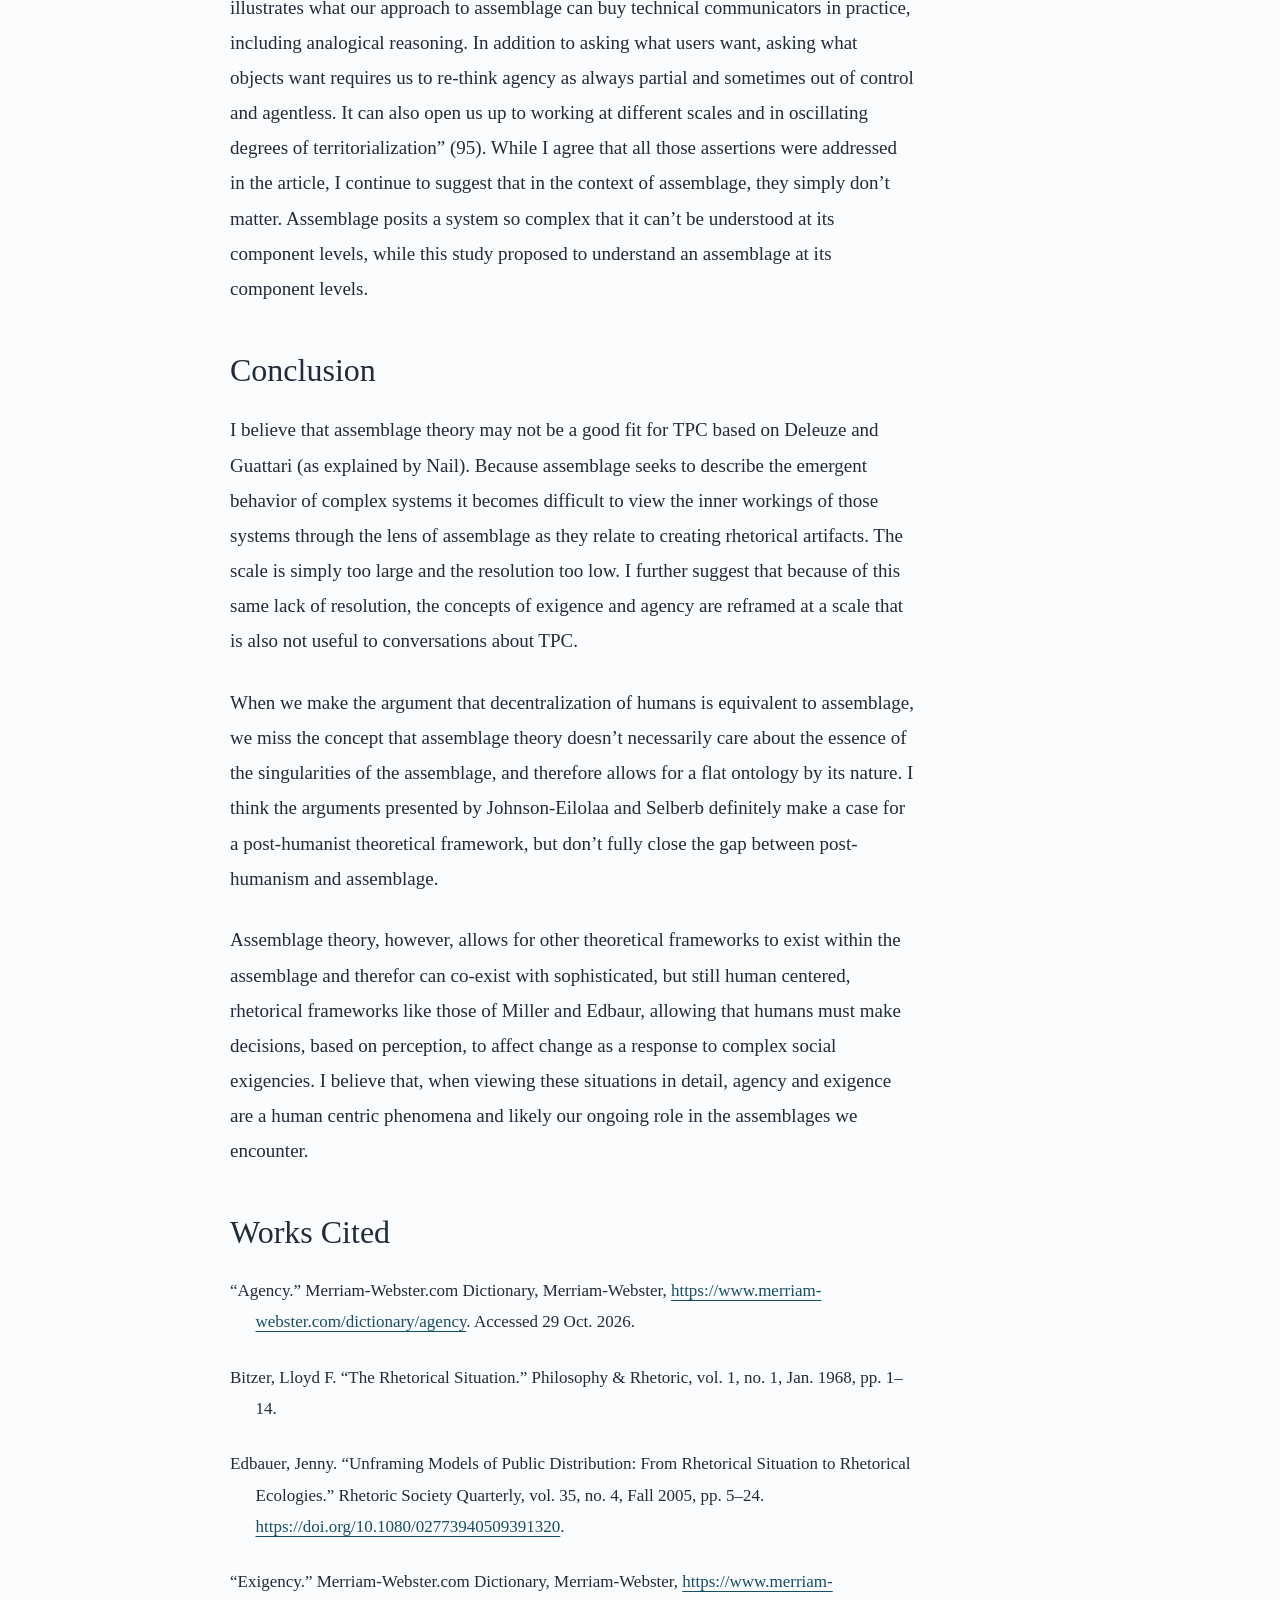
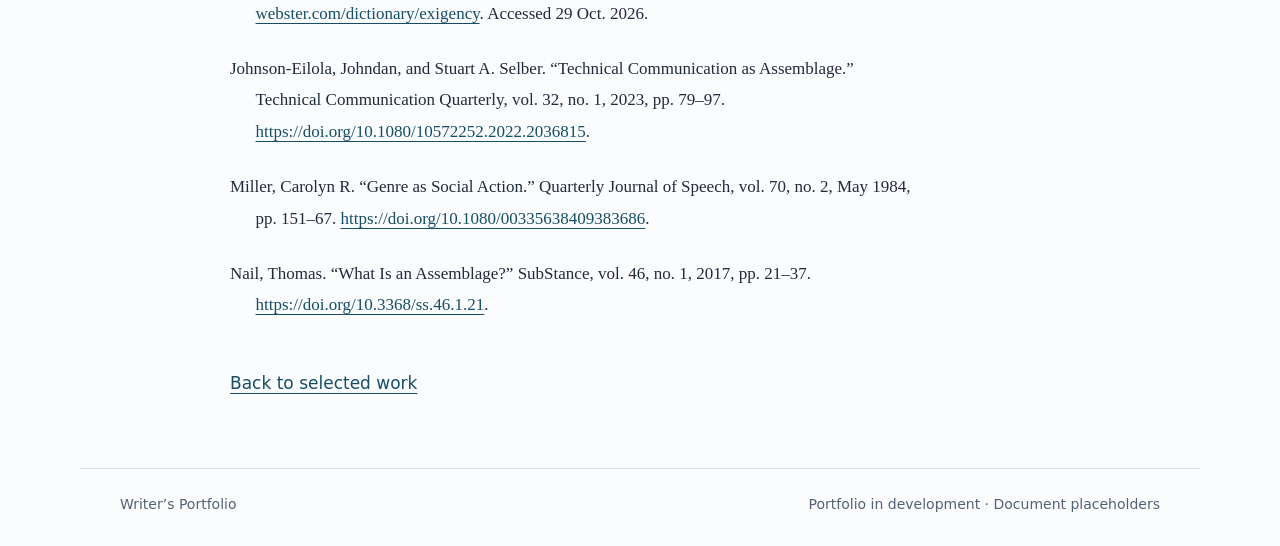
<file: work/position-paper.html>
<!doctype html>
<html lang="en">
  <head>
    <meta charset="utf-8">
    <meta name="viewport" content="width=device-width, initial-scale=1">
    <meta name="description" content="A position paper by Alan Hatch examining human agency, exigence, and assemblage theory in technical and professional communication.">
    <title>More Human than Non-Human: Exigence and Agency in Assemblage Theory · Writer’s Portfolio</title>
    <link rel="stylesheet" href="../assets/style.css">
  </head>
  <body>
    <a class="skip" href="#main">Skip to content</a>
    <header>
      <a class="brand" href="../index.html">Writer’s Portfolio<span>Professional &amp; technical writing</span></a>
      <nav aria-label="Main navigation"><a href="../index.html">Home</a><a href="../selected-work.html">Selected Work</a><a href="../writing-approach.html">Writing Approach</a><a href="../resume.html">Résumé</a><a href="../about.html">About</a></nav>
    </header>
    <main id="main">
      <article class="paper" aria-labelledby="paper-title">
        <div class="intro">
          <p class="eyebrow">Position paper · Rhetorical theory</p>
          <h1 id="paper-title">More Human than Non-Human: Exigence and Agency in Assemblage Theory</h1>
          <p class="byline">Alan Hatch <span aria-hidden="true">·</span><time datetime="2026-10-29">October 29, 2026</time></p>
          <p class="caption">Position paper prepared for Dr. Michael Healy.</p>
        </div>
        <nav class="paper-contents" aria-label="Paper contents">
          <h2>In this paper</h2>
          <ul>
            <li><a href="#exigence">Exigence</a></li>
            <li><a href="#agency">Agency</a></li>
            <li><a href="#assemblage">Assemblage</a></li>
            <li><a href="#assemblage-in-tpc">Assemblage in TPC</a></li>
            <li><a href="#conclusion">Conclusion</a></li>
            <li><a href="#works-cited">Works Cited</a></li>
          </ul>
        </nav>
        <div class="paper-body">
          <p>I’ve been both enjoying and struggling with the ideas of exigence and agency in the context of post-humanist philosophy since the idea was first introduced in class a couple of weeks ago. The idea of human “decentralization” in an Object Oriented Ontology seems well suited to this age of emergent AI behavior. But is Assemblage theory well suited to supplant the more traditional rhetorical frameworks as a model to describe the process of making social change through rhetorical artifacts? For me it all boils down to exigence and agency.</p>
          <section id="exigence">
            <h2>Exigence</h2>
            <p>According to the online version of Webster’s dictionary exigency is “that which is required in a particular situation”. For the sake of this conversation I would alter that statement to be “that which is required of a particular situation.” This definition stands, at least for a while, as we survey the evolution of exigence in modern rhetorical theory as it relates to TPC.</p>
            <p>In Bitzer’s Rhetorical situation there exists a “natural context of persons, events, objects, relations, and an exigence which strongly invites utterance . . .” (5). In this context exigence a reaction to a situation where the need for change is recognized. The implication is that human perception is central to recognizing the need for change and the resulting rhetoric is an individual process.</p>
            <p>In “Genre as Social Action,” Miller cites that “if genre represents action, it must involve situation and motive, because human action, whether symbolic or otherwise, is interpretable only against a context of situation and through the attributing of motives” (52). Here we see the idea of human perception’s role in exigence reinforced. But we also see the emerging role of context in exigency: “[b]ut at the level of the genre, motive becomes a conventionalized social purpose, or exigence, within the recurrent situation. In constructing discourse, we deal with purposes at several levels, not just one. We learn to adopt social motives as ways of satisfying private intentions through rhetorical action.” (162). So now we see that exigence is codified in a “conventionalized social purpose,” suggesting that context might have a greater role in exigence than previously described, at least in the conceptualization of rhetorical genre.</p>
            <p>Later work by Edbauer proposes rhetorical situation in a social framework where it is “possible to situate the exigence&#x27;s evocation within a wider context of affective ecologies comprised of material experiences and public feelings” (5). In Edbauer’s framing of “rhetorical ecologies” exigence is no longer a personal event for an individual rhetor, but a public reaction to a socially relevant situation. While this expands the traditional framework of the rhetorical situation, its still based on human perception, albeit social rather than individual.</p>
          </section>
          <section id="agency">
            <h2>Agency</h2>
            <p>Webster’s definition of agency is “the capacity, condition, or state of acting or of exerting power.” This definition strays somewhat from the traditional concept of agency being an intentional construct, which is interesting in its own right. Have the philosophical developments of the past 50 years changed the way we conceptualize agency? It seems that we may be adapting our core concepts to support philosophical trends which I find somewhat concerning.</p>
            <p>In reviewing the articles by Bitzer, Edbauer and Miller, the concept of agency isn’t required as part of their frameworks because humans are the only agents in consideration. So agency, rather than taking the somewhat linear evolutionary track of exigence, makes a punctuated evolutionary turn when post-humanist concepts enter the conversation. Which is to say that at the point that we decentralize humans other non-human actors come into scope.</p>
          </section>
          <section id="assemblage">
            <h2>Assemblage</h2>
            <p>According to Thomas Nail’s explanation of Assemblage, it originated as a political theory to account for the complexities in social systems and explain their behavior. In their foundational work on assemblage, Deleuze and Guattari provide a framework that emphasizes a system as an “arrangement of heterogenous elements” thus dismissing the idea of systems being unified entities and advancing the idea that systems are composed of numerous entities that have unique and individual identities, but when presented in a system interact in patterns that can be recognized and classified” (22).</p>
            <p>Assemblage “constructs or lays out a set of relations between self subsisting fragments—what Deleuze calls “singularities&quot; (23). The distinction here is that the component parts, or singularities, of an assemblage have unique identities when considered on their own. This provides the ability to disassemble and reassemble different assemblages from the same component entities. In a modern technical context this could be likened to a tiger team, where experts from different subject matters form an assemblage to tackle a difficult problem or project. When the project is complete, the team disassociates back into the context of their original organizational structure, but the individual team members could be brought back together or assembled with different singularities more attuned to the task at hand.</p>
            <p>An assemblage, along with its constituent singularities, is always in flux and can only be known at a given point in time according to “its collection of contingent features at a certain point in its incomplete process” (24). This presents a complex portrait of a group of interdependent actors who are influenced, not only, by one another, but location and even history. The relationship between these actors and resulting behavior of the system becomes extremely difficult to define.</p>
            <p>Assemblage theory provides the idea of an “abstract machine” to help conceptualize the infinite number of actors and relationships in an assemblage. “The condition of an assemblage is abstract because it is not a thing or object that exists in the world, but rather something that lays out a set of relations wherein concrete elements and agencies appear” (24).</p>
            <p>Additionally, there are “concrete elements” that are the components of the assemblage that do not belong to the “abstract machine.” They are the materialist constructs that are “the existing embodiment of the assemblage” (26). This might include people, houses, tanks, paper clips and documents.</p>
            <p>Back to the tiger team, we now have an abstract machine defined not only by the relationship between the team members, but also how they interact with the other material objects in the assemblage. This system of objects and interaction yields a pattern that, in a given moment, can be understood and even classified. According to assemblage theory: “If we want to understand how an assemblage works, we do not ask what its essence is, but rather what it can do” (26).</p>
            <p>When trying to understand complex systems, its often more productive to watch them behave rather than understanding the inner workings of the system. In fact, some systems are so complex, like large language models, that understanding their essence is out of reach of the scientist that created them. So instead we monitor key points of interest in the system to understand and potentially predict behavior. This is all to say that while assemblage theory recognizes both agency and exigence as part of the “abstract machine” that drives the assemblage, it’s purpose isn’t to understand or even identify those factors, instead it seeks to understand behavior.</p>
            <p>Similar, however, to Edbauer’s work on rhetorical ecologies, assemblage insists on the social nature of meaning. “No one is subject to themselves alone; they are part of a larger third-person assemblage that arranges the conditioning relations and concrete elements in which the world of the agent is meaningful” (28). But assemblage differs in how it views agency.</p>
            <p>Assemblage, in its original form, uses “deterritorialization” and “reterritorialization” to describe the factors that cause the assemblage to change over time, that encourage stability or decay, that recreate existing patterns or new patterns. This type of agency is viewed from a macro lens and does not have the resolution to describe the potentially limitless acts of individual or social agency that culminate in these changes. This is less of the agency that we consider as part of the rhetorical process and more of the agency involved in systems like equilibrium.</p>
          </section>
          <section id="assemblage-in-tpc">
            <h2>Assemblage in TPC</h2>
            <p>I’m using Johnson-Eilolaa and Selberb’s article “Technical Communication as Assemblage” as a point of reference for assemblage theory in TPC. I acknowledge this is not necessarily representative of the entire field of study, but hope to make some specific points that can be reapplied to other studies. While the previous articles had little to say about agency, agency is referenced eleven times in in “Technical Communication as Assemblage,” as the decentralization of humans in post-humanist thinking begs the question of agency. Conversely, exigence isn’t mentioned at all, which aligns with the idea that in an assemblage both exigence and agency are part of the “abstract machine” which is not intended to be understood: “[t]here are at least two major philosophical consequences . . . that Deleuze and Guattari use to develop their general logic of assemblages: the rejection of unity in favor of multiplicity, and the rejection of essence in favor of events” (Nail 22).</p>
            <p>The authors argue that since our understanding of TPC has become more complex over the years, we can use assemblage as tool to describe the complex relations between the material and abstract elements in modern rhetorics: “[t]his is all to say that any sociotechnical system is a complicated context, making assigning agency a messy, imprecise, and controversial task” (84). But assemblage doesn’t attempt to ascribe agency at all other than to say it exists at some level within the construct of the assemblage: “[h]owever, as many have begun to recognize, agency may represent an oversimplified notion of interactions in complex sociotechnical systems” (83). In this approach we take our “hands off the wheel” of logic and suggest that the essence of the modern rhetorical situation is too complex to understand.</p>
            <p>If we are to follow the path of assemblage, we should acknowledge that both exigence and agency are part of the “abstract machine,” and begin to look at how rhetorical systems behave rather than try to discover the essence of things like users, exigency and agency. Why deterritorialization and reterritorialization happens isn’t important, rather the outcomes of those changes become the focal point of assemblage. Simply put, agency no longer matters beyond the effects it produces as part of the larger assemblage. But the article continues to focus on the objects, users and agency as it builds a use case in maker spaces: “[m]akerspaces provide a material space that can help the TPC field evolve how it has theorized and enacted the user, especially as users relate to objects and questions of agency” (89).</p>
            <p>The concluding remark of the article states that “[o]ur application in makerspaces illustrates what our approach to assemblage can buy technical communicators in practice, including analogical reasoning. In addition to asking what users want, asking what objects want requires us to re-think agency as always partial and sometimes out of control and agentless. It can also open us up to working at different scales and in oscillating degrees of territorialization” (95). While I agree that all those assertions were addressed in the article, I continue to suggest that in the context of assemblage, they simply don’t matter. Assemblage posits a system so complex that it can’t be understood at its component levels, while this study proposed to understand an assemblage at its component levels.</p>
          </section>
          <section id="conclusion">
            <h2>Conclusion</h2>
            <p>I believe that assemblage theory may not be a good fit for TPC based on Deleuze and Guattari (as explained by Nail). Because assemblage seeks to describe the emergent behavior of complex systems it becomes difficult to view the inner workings of those systems through the lens of assemblage as they relate to creating rhetorical artifacts. The scale is simply too large and the resolution too low. I further suggest that because of this same lack of resolution, the concepts of exigence and agency are reframed at a scale that is also not useful to conversations about TPC.</p>
            <p>When we make the argument that decentralization of humans is equivalent to assemblage, we miss the concept that assemblage theory doesn’t necessarily care about the essence of the singularities of the assemblage, and therefore allows for a flat ontology by its nature. I think the arguments presented by Johnson-Eilolaa and Selberb definitely make a case for a post-humanist theoretical framework, but don’t fully close the gap between post-humanism and assemblage.</p>
            <p>Assemblage theory, however, allows for other theoretical frameworks to exist within the assemblage and therefor can co-exist with sophisticated, but still human centered, rhetorical frameworks like those of Miller and Edbaur, allowing that humans must make decisions, based on perception, to affect change as a response to complex social exigencies. I believe that, when viewing these situations in detail, agency and exigence are a human centric phenomena and likely our ongoing role in the assemblages we encounter.</p>
          </section>
          <section id="works-cited" class="references">
            <h2>Works Cited</h2>
            <p>“Agency.” Merriam-Webster.com Dictionary, Merriam-Webster, <a href="https://www.merriam-webster.com/dictionary/agency">https://www.merriam-webster.com/dictionary/agency</a>. Accessed 29 Oct. 2026.</p>
            <p>Bitzer, Lloyd F. “The Rhetorical Situation.” Philosophy &amp; Rhetoric, vol. 1, no. 1, Jan. 1968, pp. 1–14.</p>
            <p>Edbauer, Jenny. “Unframing Models of Public Distribution: From Rhetorical Situation to Rhetorical Ecologies.” Rhetoric Society Quarterly, vol. 35, no. 4, Fall 2005, pp. 5–24. <a href="https://doi.org/10.1080/02773940509391320">https://doi.org/10.1080/02773940509391320</a>.</p>
            <p>“Exigency.” Merriam-Webster.com Dictionary, Merriam-Webster, <a href="https://www.merriam-webster.com/dictionary/exigency">https://www.merriam-webster.com/dictionary/exigency</a>. Accessed 29 Oct. 2026.</p>
            <p>Johnson-Eilola, Johndan, and Stuart A. Selber. “Technical Communication as Assemblage.” Technical Communication Quarterly, vol. 32, no. 1, 2023, pp. 79–97. <a href="https://doi.org/10.1080/10572252.2022.2036815">https://doi.org/10.1080/10572252.2022.2036815</a>.</p>
            <p>Miller, Carolyn R. “Genre as Social Action.” Quarterly Journal of Speech, vol. 70, no. 2, May 1984, pp. 151–67. <a href="https://doi.org/10.1080/00335638409383686">https://doi.org/10.1080/00335638409383686</a>.</p>
            <p>Nail, Thomas. “What Is an Assemblage?” SubStance, vol. 46, no. 1, 2017, pp. 21–37. <a href="https://doi.org/10.3368/ss.46.1.21">https://doi.org/10.3368/ss.46.1.21</a>.</p>
          </section>
        </div>
      </article>
      <p class="back-link"><a href="../selected-work.html">Back to selected work</a></p>
    </main>
    <footer><span>Writer’s Portfolio</span><span>Portfolio in development · Document placeholders</span></footer>
  </body>
</html>
</file>
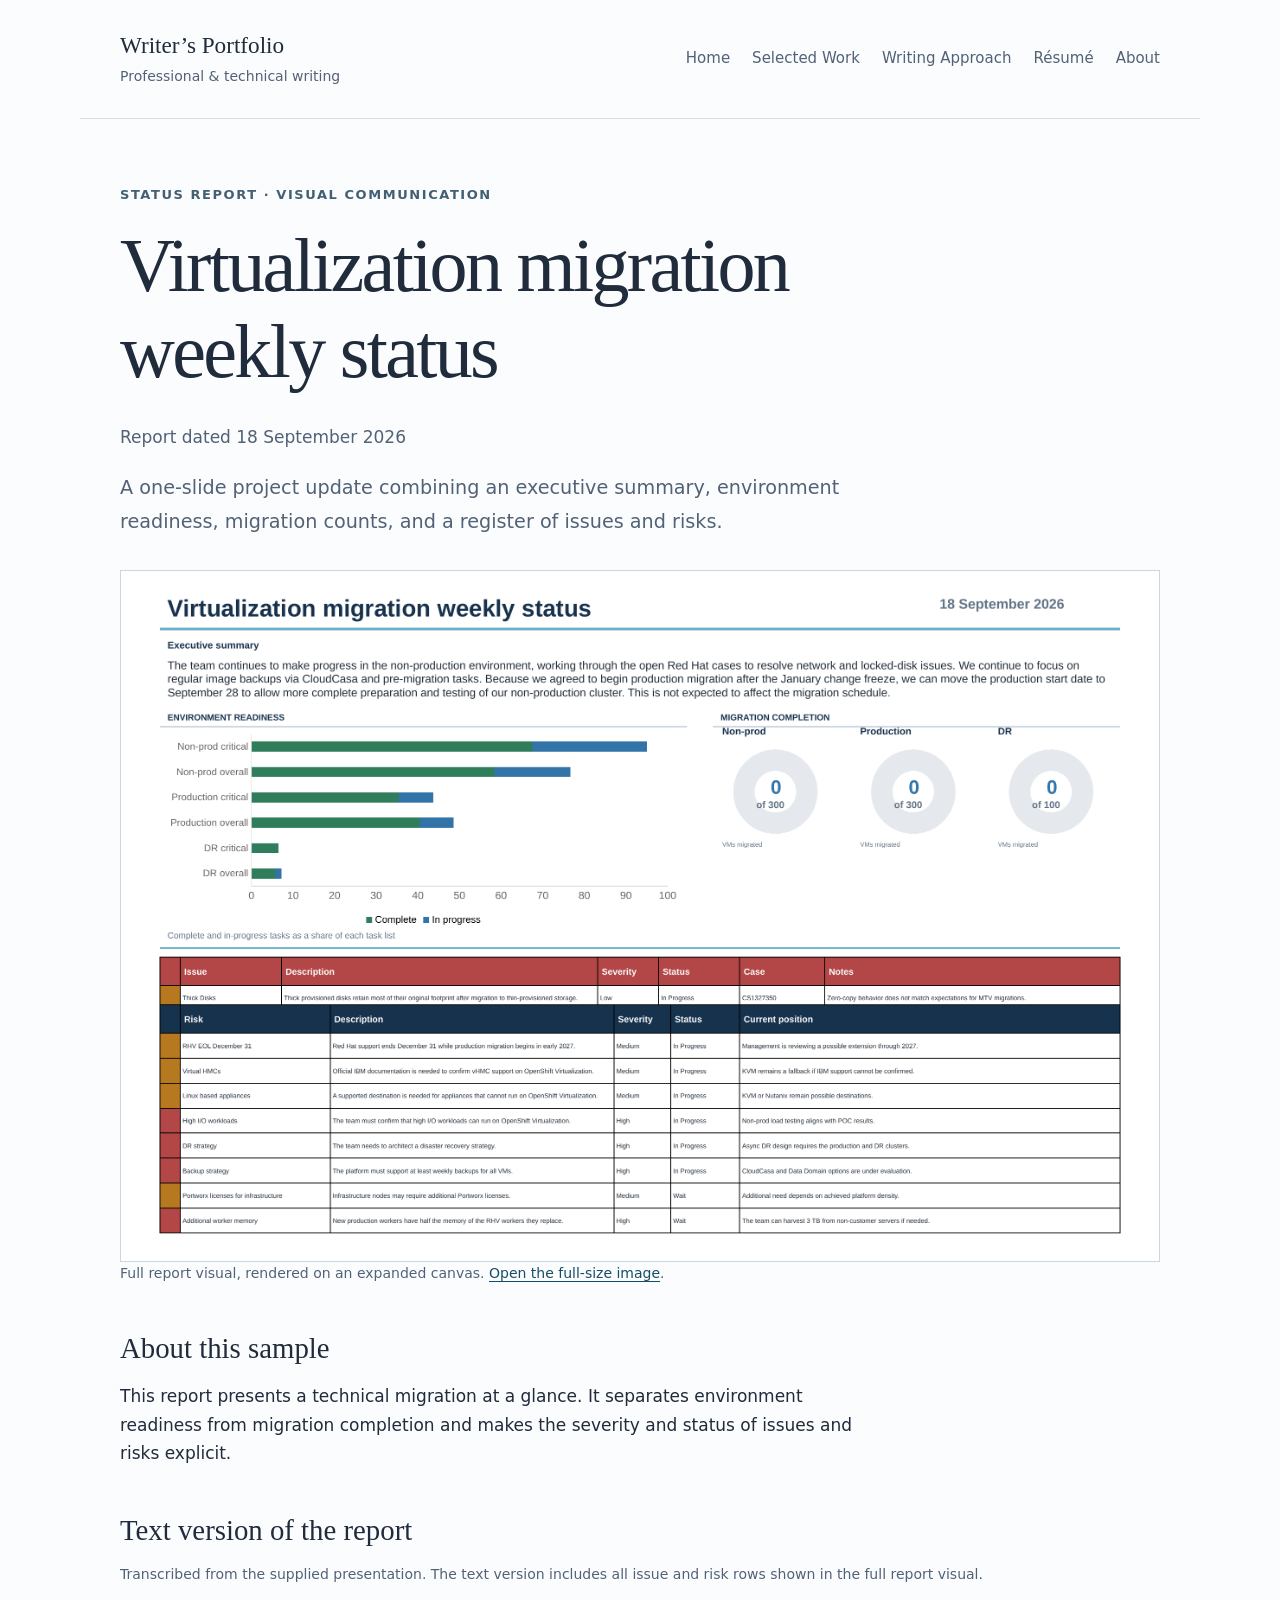
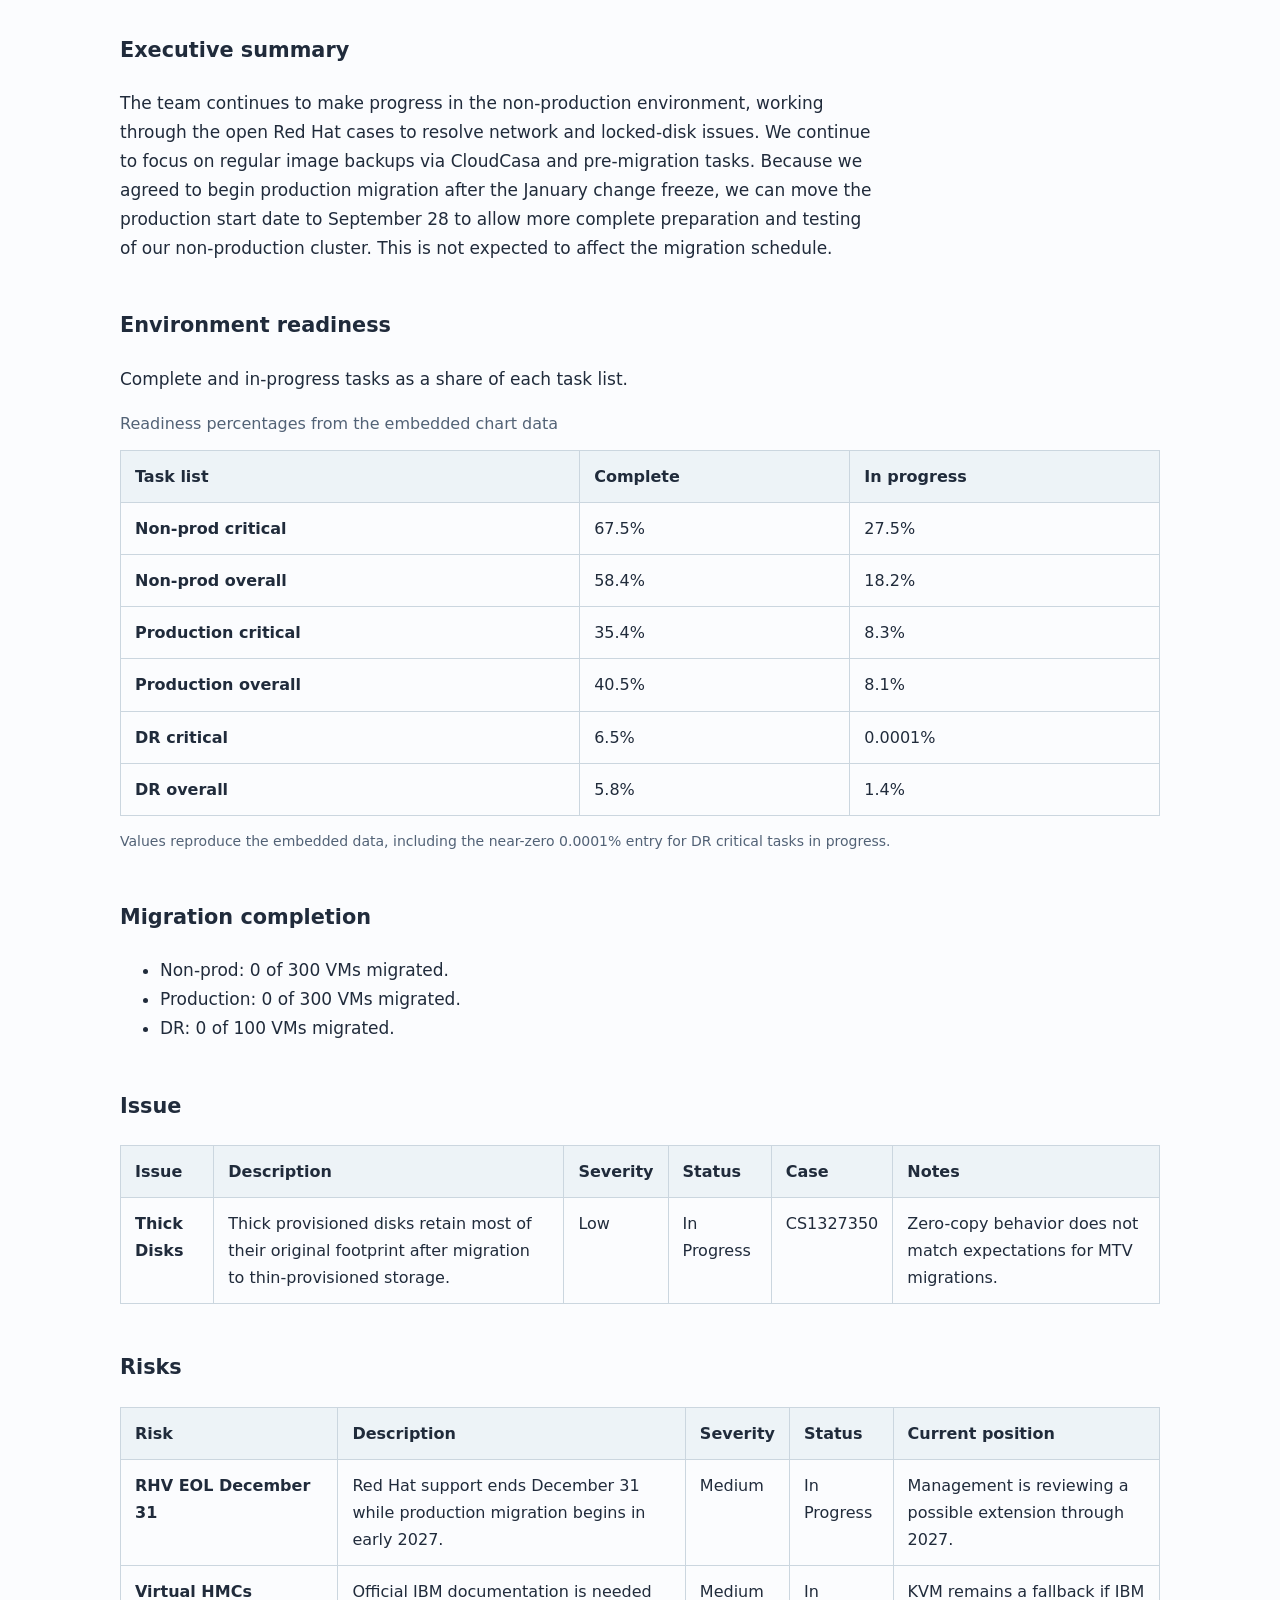
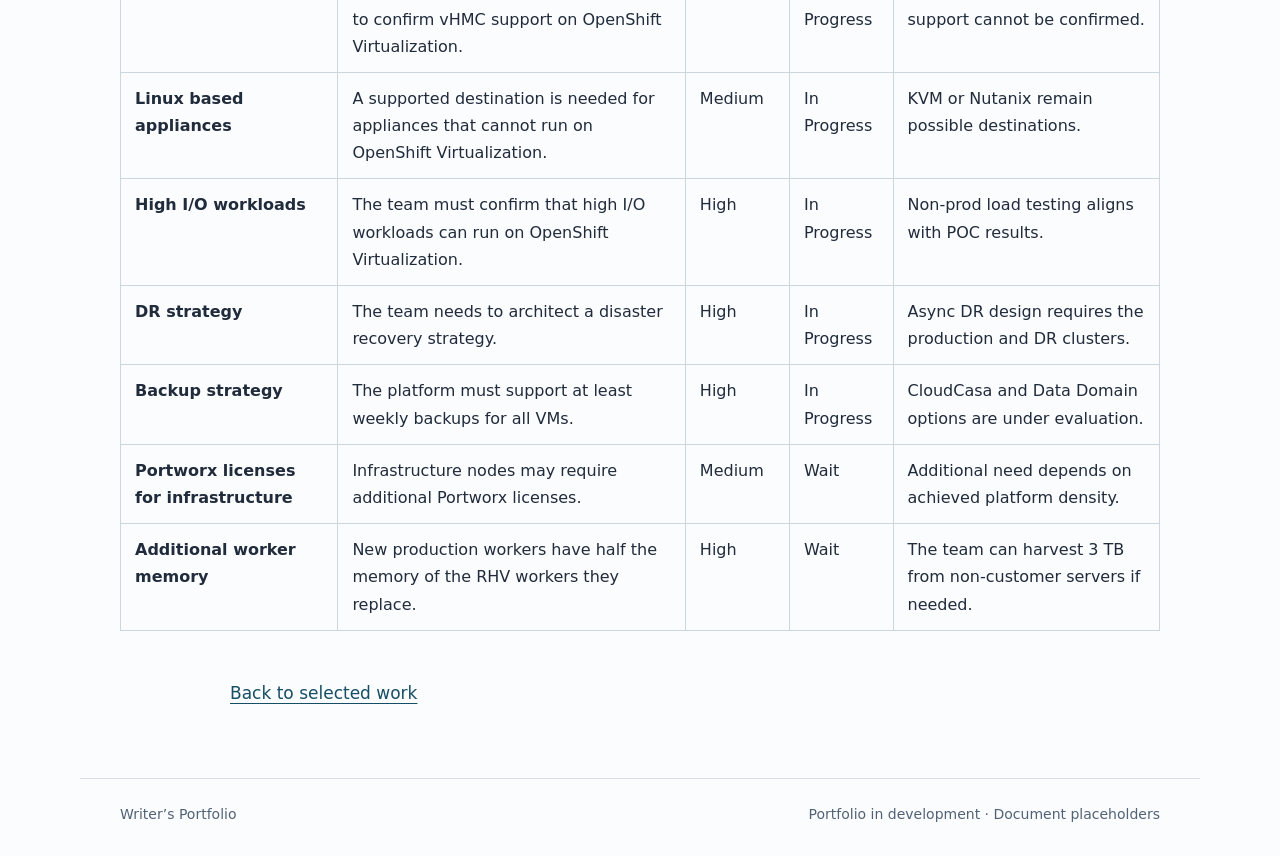
<file: work/status-report.html>
<!doctype html>
<html lang="en">
  <head>
    <meta charset="utf-8">
    <meta name="viewport" content="width=device-width, initial-scale=1">
    <meta name="description" content="A developing portfolio of professional and technical writing, with selected work and a human-centered writing approach.">
    <title>Virtualization migration weekly status · Writer’s Portfolio</title>
    <link rel="stylesheet" href="../assets/style.css">
    <style>.report-table{overflow-x:auto;margin:20px 0}.report-table table{min-width:900px}table{border-collapse:collapse;width:100%;font-size:1rem}th,td{padding:12px 14px;border:1px solid #cbd6df;text-align:left;vertical-align:top}thead{background:#edf3f7}caption{text-align:left;margin-bottom:12px;color:#526276}.report-table:focus-visible{outline:3px solid #b45d20;outline-offset:4px}h3{font-size:1.3rem;font-weight:600}.status-visual a:focus-visible{display:block}@media print{.report-table{overflow:visible}.report-table table{min-width:0;font-size:8pt}}</style>
  </head>
  <body>
    <a class="skip" href="#main">Skip to content</a>
    <header>
      <a class="brand" href="../index.html">Writer’s Portfolio<span>Professional &amp; technical writing</span></a>
      <nav aria-label="Main navigation"><a href="../index.html">Home</a><a href="../selected-work.html">Selected Work</a><a href="../writing-approach.html">Writing Approach</a><a href="../resume.html">Résumé</a><a href="../about.html">About</a></nav>
    </header>
    <main id="main">
      <article aria-labelledby="report-title">
        <div class="intro">
          <p class="eyebrow">Status report · Visual communication</p>
          <h1 id="report-title">Virtualization migration weekly status</h1>
          <p class="byline">Report dated <time datetime="2026-09-18">18 September 2026</time></p>
          <p class="lede">A one-slide project update combining an executive summary, environment readiness, migration counts, and a register of issues and risks.</p>
        </div>
        <figure class="status-visual" style="margin:32px 0">
          <a href="../assets/status-report-full.png">
            <img src="../assets/status-report-full.png" width="2400" height="1595" alt="Virtualization migration status slide for 18 September 2026, showing readiness charts, zero migrated VMs, and an issues and risks register. A full text version follows below." style="display:block;width:100%;height:auto;border:1px solid #cbd6df">
          </a>
          <figcaption class="caption">Full report visual, rendered on an expanded canvas. <a href="../assets/status-report-full.png">Open the full-size image</a>.</figcaption>
        </figure>
        <section class="prose">
          <h2>About this sample</h2>
          <p>This report presents a technical migration at a glance. It separates environment readiness from migration completion and makes the severity and status of issues and risks explicit.</p>
        </section>
        <section aria-labelledby="text-version">
          <h2 id="text-version">Text version of the report</h2>
          <p class="caption">Transcribed from the supplied presentation. The text version includes all issue and risk rows shown in the full report visual.</p>
          <section class="prose">
            <h3>Executive summary</h3>
            <p>The team continues to make progress in the non-production environment, working through the open Red Hat cases to resolve network and locked-disk issues. We continue to focus on regular image backups via CloudCasa and pre-migration tasks. Because we agreed to begin production migration after the January change freeze, we can move the production start date to September 28 to allow more complete preparation and testing of our non-production cluster. This is not expected to affect the migration schedule.</p>
          </section>
          <section>
            <h3>Environment readiness</h3>
            <p>Complete and in-progress tasks as a share of each task list.</p>
            <div style="overflow-x:auto">
              <table>
                <caption>Readiness percentages from the embedded chart data</caption>
                <thead>
                  <tr>
                    <th scope="col">Task list</th>
                    <th scope="col">Complete</th>
                    <th scope="col">In progress</th>
                  </tr>
                </thead>
                <tbody>
                  <tr>
                    <th scope="row">Non-prod critical</th>
                    <td>67.5%</td>
                    <td>27.5%</td>
                  </tr>
                  <tr>
                    <th scope="row">Non-prod overall</th>
                    <td>58.4%</td>
                    <td>18.2%</td>
                  </tr>
                  <tr>
                    <th scope="row">Production critical</th>
                    <td>35.4%</td>
                    <td>8.3%</td>
                  </tr>
                  <tr>
                    <th scope="row">Production overall</th>
                    <td>40.5%</td>
                    <td>8.1%</td>
                  </tr>
                  <tr>
                    <th scope="row">DR critical</th>
                    <td>6.5%</td>
                    <td>0.0001%</td>
                  </tr>
                  <tr>
                    <th scope="row">DR overall</th>
                    <td>5.8%</td>
                    <td>1.4%</td>
                  </tr>
                </tbody>
              </table>
            </div>
            <p class="caption">Values reproduce the embedded data, including the near-zero 0.0001% entry for DR critical tasks in progress.</p>
          </section>
          <section>
            <h3>Migration completion</h3>
            <ul>
              <li>Non-prod: 0 of 300 VMs migrated.</li>
              <li>Production: 0 of 300 VMs migrated.</li>
              <li>DR: 0 of 100 VMs migrated.</li>
            </ul>
          </section>
          <section>
            <h3>Issue</h3>
            <div class="report-table" tabindex="0" role="region" aria-label="Issue details">
              <table>
                <thead>
                  <tr>
                    <th scope="col">Issue</th>
                    <th scope="col">Description</th>
                    <th scope="col">Severity</th>
                    <th scope="col">Status</th>
                    <th scope="col">Case</th>
                    <th scope="col">Notes</th>
                  </tr>
                </thead>
                <tbody>
                  <tr>
                    <th scope="row">Thick Disks</th>
                    <td>Thick provisioned disks retain most of their original footprint after migration to thin-provisioned storage.</td>
                    <td>Low</td>
                    <td>In Progress</td>
                    <td>CS1327350</td>
                    <td>Zero-copy behavior does not match expectations for MTV migrations.</td>
                  </tr>
                </tbody>
              </table>
            </div>
          </section>
          <section>
            <h3>Risks</h3>
            <div class="report-table" tabindex="0" role="region" aria-label="Risk details">
              <table>
                <thead>
                  <tr>
                    <th scope="col">Risk</th>
                    <th scope="col">Description</th>
                    <th scope="col">Severity</th>
                    <th scope="col">Status</th>
                    <th scope="col">Current position</th>
                  </tr>
                </thead>
                <tbody>
                  <tr>
                    <th scope="row">RHV EOL December 31</th>
                    <td>Red Hat support ends December 31 while production migration begins in early 2027.</td>
                    <td>Medium</td>
                    <td>In Progress</td>
                    <td>Management is reviewing a possible extension through 2027.</td>
                  </tr>
                  <tr>
                    <th scope="row">Virtual HMCs</th>
                    <td>Official IBM documentation is needed to confirm vHMC support on OpenShift Virtualization.</td>
                    <td>Medium</td>
                    <td>In Progress</td>
                    <td>KVM remains a fallback if IBM support cannot be confirmed.</td>
                  </tr>
                  <tr>
                    <th scope="row">Linux based appliances</th>
                    <td>A supported destination is needed for appliances that cannot run on OpenShift Virtualization.</td>
                    <td>Medium</td>
                    <td>In Progress</td>
                    <td>KVM or Nutanix remain possible destinations.</td>
                  </tr>
                  <tr>
                    <th scope="row">High I/O workloads</th>
                    <td>The team must confirm that high I/O workloads can run on OpenShift Virtualization.</td>
                    <td>High</td>
                    <td>In Progress</td>
                    <td>Non-prod load testing aligns with POC results.</td>
                  </tr>
                  <tr>
                    <th scope="row">DR strategy</th>
                    <td>The team needs to architect a disaster recovery strategy.</td>
                    <td>High</td>
                    <td>In Progress</td>
                    <td>Async DR design requires the production and DR clusters.</td>
                  </tr>
                  <tr>
                    <th scope="row">Backup strategy</th>
                    <td>The platform must support at least weekly backups for all VMs.</td>
                    <td>High</td>
                    <td>In Progress</td>
                    <td>CloudCasa and Data Domain options are under evaluation.</td>
                  </tr>
                  <tr>
                    <th scope="row">Portworx licenses for infrastructure</th>
                    <td>Infrastructure nodes may require additional Portworx licenses.</td>
                    <td>Medium</td>
                    <td>Wait</td>
                    <td>Additional need depends on achieved platform density.</td>
                  </tr>
                  <tr>
                    <th scope="row">Additional worker memory</th>
                    <td>New production workers have half the memory of the RHV workers they replace.</td>
                    <td>High</td>
                    <td>Wait</td>
                    <td>The team can harvest 3 TB from non-customer servers if needed.</td>
                  </tr>
                </tbody>
              </table>
            </div>
          </section>
        </section>
      </article>
      <p class="back-link"><a href="../selected-work.html">Back to selected work</a></p>
    </main>
    <footer><span>Writer’s Portfolio</span><span>Portfolio in development · Document placeholders</span></footer>
  </body>
</html>
</file>
<file: assets/style.css>
*{box-sizing:border-box}html{font-size:100%}body{margin:0;background:#fbfcfe;color:#202b3b;font:1.0625rem/1.7 system-ui,-apple-system,BlinkMacSystemFont,"Segoe UI",sans-serif}a{color:#164e65;text-underline-offset:.22em}a:hover{color:#092b3b}a:focus-visible{outline:3px solid #b45d20;outline-offset:5px}header,main,footer{max-width:1120px;margin:auto;padding-left:40px;padding-right:40px}header{display:flex;align-items:center;justify-content:space-between;gap:28px;padding-top:30px;padding-bottom:30px;border-bottom:1px solid #d7dee6}.brand{text-decoration:none;color:#202b3b;font-family:Georgia,serif;font-size:1.45rem;line-height:1.3}.brand span{display:block;font: .875rem/1.6 system-ui,sans-serif;color:#526276;margin-top:5px}nav{display:flex;gap:22px;flex-wrap:wrap}nav a{font-size:.9375rem;text-decoration:none;color:#526276}nav a[aria-current]{color:#164e65;text-decoration:underline;text-decoration-thickness:2px}main{padding-top:65px;padding-bottom:70px;min-height:70vh}.intro{max-width:830px}.eyebrow{text-transform:uppercase;letter-spacing:.12em;font-size:.8125rem;font-weight:650;color:#435f72;margin:0 0 16px}h1,h2{font-family:Georgia,"Times New Roman",serif;font-weight:400;line-height:1.14}h1{font-size:clamp(2.6rem,6vw,4.75rem);letter-spacing:-.035em;margin:0 0 28px}h2{font-size:1.8rem;margin:0 0 16px}.lede{font-size:1.2rem;line-height:1.75;max-width:730px;color:#526276}.actions{display:flex;align-items:center;gap:28px;flex-wrap:wrap;margin:30px 0 76px}.button{display:inline-block;background:#164e65;color:white;padding:12px 22px;text-decoration:none;border-radius:3px}.button:hover{background:#103c4e;color:white}.text-link{font-size:1rem}section{margin-top:46px}.section-heading{margin-bottom:26px}.section-heading p{margin:0;color:#526276}.work-list{border-top:1px solid #cbd6df;margin-top:34px}.work-item{display:flex;gap:35px;justify-content:space-between;align-items:center;padding:30px 0;border-bottom:1px solid #cbd6df;text-decoration:none;color:inherit}.work-item:hover h2{text-decoration:underline;text-underline-offset:.15em}.work-item h2{margin:0 0 10px}.work-item p{max-width:650px;margin:0;color:#526276}.work-item .eyebrow{font-size:.8125rem;margin-bottom:10px;color:#435f72}.tag{font-size:.875rem;white-space:nowrap;border:1px solid #cbd6df;padding:4px 10px;border-radius:3px;color:#526276}.note,.notice{background:#edf3f7;padding:26px 30px;border-left:3px solid #164e65}.note{margin-top:50px}.note h2{font-size:1.5rem}.note p{margin-bottom:0}.notice{margin-top:32px;max-width:820px}.prose{max-width:760px}.placeholder{color:#526276;border-left:2px solid #cbd6df;padding-left:20px}.caption{font-size:.875rem;color:#526276}.facts{display:grid;grid-template-columns:2fr 1.3fr 1fr;gap:28px;max-width:900px;border-bottom:1px solid #d7dee6;padding:25px 0}.facts dt{font-weight:650}.facts dd{margin:8px 0;color:#526276}footer{display:flex;justify-content:space-between;gap:20px;border-top:1px solid #d7dee6;padding-top:24px;padding-bottom:30px;font-size:.875rem;color:#526276}.skip{position:absolute;left:20px;top:-100px;background:white;padding:10px;z-index:2}.skip:focus{top:10px}@media(max-width:800px){header{align-items:flex-start;flex-direction:column}header,main,footer{padding-left:24px;padding-right:24px}main{padding-top:42px}nav{gap:12px 20px}.work-item{align-items:flex-start;flex-direction:column;gap:16px}.facts{grid-template-columns:1fr}footer{flex-direction:column;gap:5px}.actions{margin-bottom:50px}h1 br{display:none}}@media print{nav,.actions,.skip{display:none}body{background:white;color:black}header,main,footer{padding:16px}h1{font-size:32pt}.work-item,section{break-inside:avoid}}

/* Long-form writing sample */
.paper{max-width:820px;margin:0 auto}.paper h1{font-size:clamp(2.25rem,4.8vw,3.6rem);line-height:1.15}.byline{color:#526276}.paper-contents{display:block;background:#edf3f7;padding:24px 28px;margin:36px 0 44px;border-left:3px solid #164e65}.paper-contents h2{font-size:1.35rem}.paper-contents ul{display:flex;gap:10px 24px;flex-wrap:wrap;list-style:none;padding:0;margin:0}.paper-contents a{font-size:1rem;text-decoration:underline;color:#164e65}.paper-body{max-width:72ch;font-family:Georgia,"Times New Roman",serif;font-size:1.1875rem;line-height:1.85}.paper-body p{margin:0 0 1.4em}.paper-body section{scroll-margin-top:24px}.paper-body h2{font-size:2rem;margin-bottom:24px}.references p{padding-left:1.5em;text-indent:-1.5em;font-size:1.0625rem;overflow-wrap:anywhere}.back-link{max-width:820px;margin:48px auto 0}@media(max-width:600px){.paper-contents{padding:20px}.paper-contents ul{display:block}.paper-contents li+li{margin-top:8px}.paper-body{font-size:1.125rem}}@media print{.paper-contents,.back-link{display:none}.paper-body{font-size:11pt}.paper-body section{break-inside:auto}.paper-body h2{break-after:avoid}.paper-body p{orphans:3;widows:3}}
</file>
